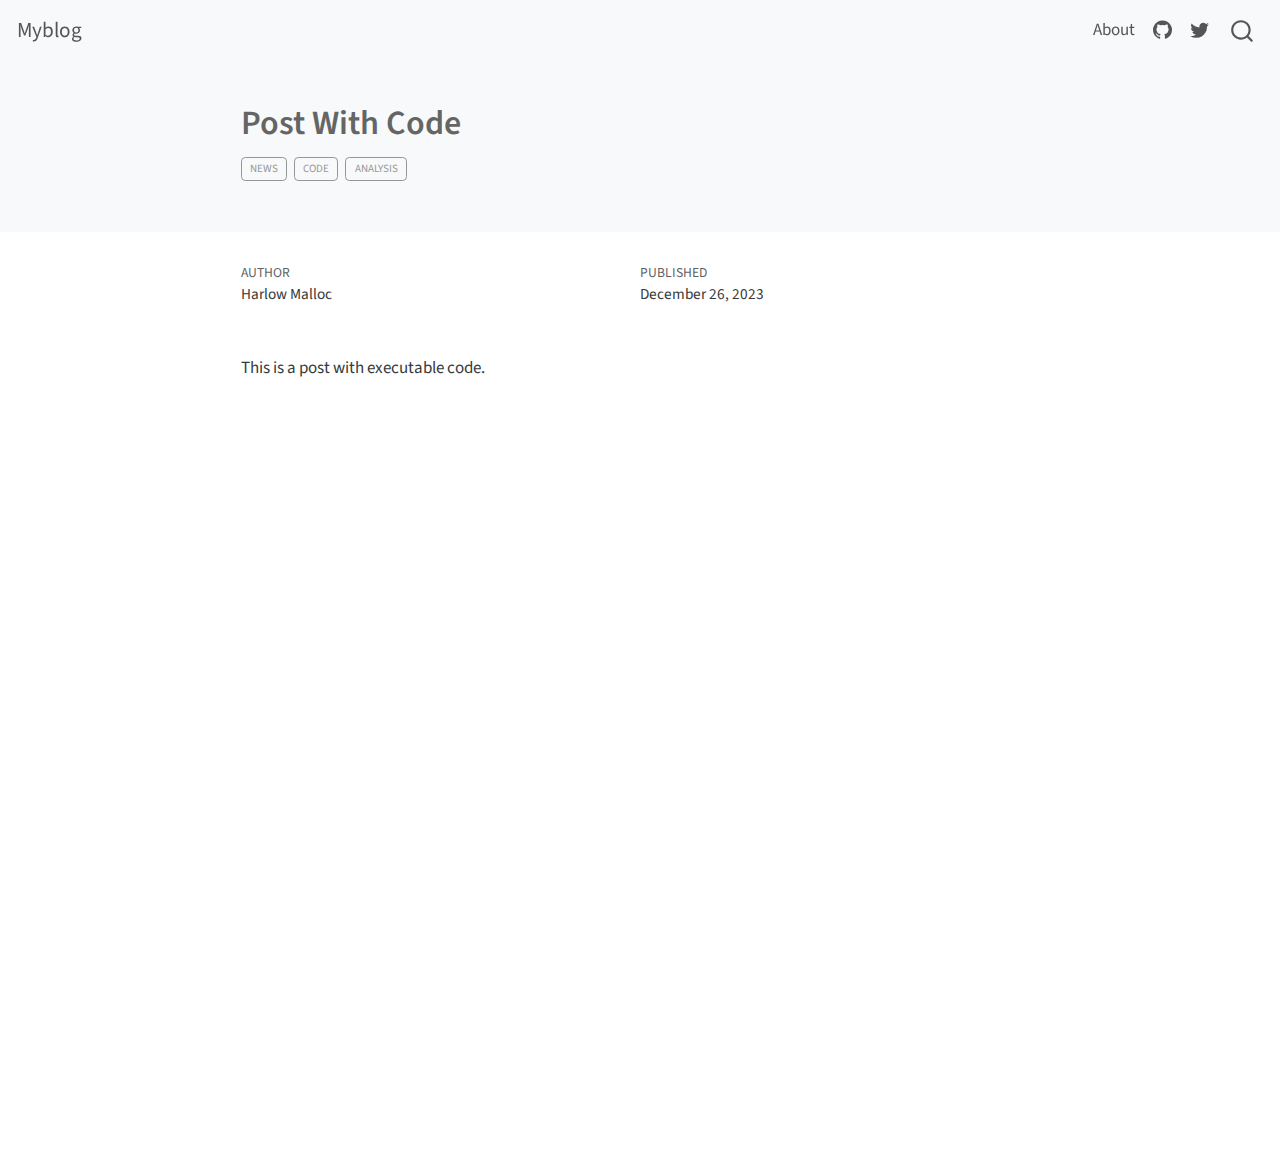
<file: posts/post-with-code/index.html>
<!DOCTYPE html>
<html xmlns="http://www.w3.org/1999/xhtml" lang="en" xml:lang="en"><head>

<meta charset="utf-8">
<meta name="generator" content="quarto-1.3.450">

<meta name="viewport" content="width=device-width, initial-scale=1.0, user-scalable=yes">

<meta name="author" content="Harlow Malloc">
<meta name="dcterms.date" content="2023-12-26">

<title>Myblog - Post With Code</title>
<style>
code{white-space: pre-wrap;}
span.smallcaps{font-variant: small-caps;}
div.columns{display: flex; gap: min(4vw, 1.5em);}
div.column{flex: auto; overflow-x: auto;}
div.hanging-indent{margin-left: 1.5em; text-indent: -1.5em;}
ul.task-list{list-style: none;}
ul.task-list li input[type="checkbox"] {
  width: 0.8em;
  margin: 0 0.8em 0.2em -1em; /* quarto-specific, see https://github.com/quarto-dev/quarto-cli/issues/4556 */ 
  vertical-align: middle;
}
</style>


<script src="../../site_libs/quarto-nav/quarto-nav.js"></script>
<script src="../../site_libs/quarto-nav/headroom.min.js"></script>
<script src="../../site_libs/clipboard/clipboard.min.js"></script>
<script src="../../site_libs/quarto-search/autocomplete.umd.js"></script>
<script src="../../site_libs/quarto-search/fuse.min.js"></script>
<script src="../../site_libs/quarto-search/quarto-search.js"></script>
<meta name="quarto:offset" content="../../">
<script src="../../site_libs/quarto-html/quarto.js"></script>
<script src="../../site_libs/quarto-html/popper.min.js"></script>
<script src="../../site_libs/quarto-html/tippy.umd.min.js"></script>
<script src="../../site_libs/quarto-html/anchor.min.js"></script>
<link href="../../site_libs/quarto-html/tippy.css" rel="stylesheet">
<link href="../../site_libs/quarto-html/quarto-syntax-highlighting.css" rel="stylesheet" id="quarto-text-highlighting-styles">
<script src="../../site_libs/bootstrap/bootstrap.min.js"></script>
<link href="../../site_libs/bootstrap/bootstrap-icons.css" rel="stylesheet">
<link href="../../site_libs/bootstrap/bootstrap.min.css" rel="stylesheet" id="quarto-bootstrap" data-mode="light">
<script id="quarto-search-options" type="application/json">{
  "location": "navbar",
  "copy-button": false,
  "collapse-after": 3,
  "panel-placement": "end",
  "type": "overlay",
  "limit": 20,
  "language": {
    "search-no-results-text": "No results",
    "search-matching-documents-text": "matching documents",
    "search-copy-link-title": "Copy link to search",
    "search-hide-matches-text": "Hide additional matches",
    "search-more-match-text": "more match in this document",
    "search-more-matches-text": "more matches in this document",
    "search-clear-button-title": "Clear",
    "search-detached-cancel-button-title": "Cancel",
    "search-submit-button-title": "Submit",
    "search-label": "Search"
  }
}</script>


<link rel="stylesheet" href="../../styles.css">
</head>

<body class="nav-fixed fullcontent">

<div id="quarto-search-results"></div>
  <header id="quarto-header" class="headroom fixed-top">
    <nav class="navbar navbar-expand-lg navbar-dark ">
      <div class="navbar-container container-fluid">
      <div class="navbar-brand-container">
    <a class="navbar-brand" href="../../index.html">
    <span class="navbar-title">Myblog</span>
    </a>
  </div>
            <div id="quarto-search" class="" title="Search"></div>
          <button class="navbar-toggler" type="button" data-bs-toggle="collapse" data-bs-target="#navbarCollapse" aria-controls="navbarCollapse" aria-expanded="false" aria-label="Toggle navigation" onclick="if (window.quartoToggleHeadroom) { window.quartoToggleHeadroom(); }">
  <span class="navbar-toggler-icon"></span>
</button>
          <div class="collapse navbar-collapse" id="navbarCollapse">
            <ul class="navbar-nav navbar-nav-scroll ms-auto">
  <li class="nav-item">
    <a class="nav-link" href="../../about.html" rel="" target="">
 <span class="menu-text">About</span></a>
  </li>  
  <li class="nav-item compact">
    <a class="nav-link" href="https://github.com/" rel="" target=""><i class="bi bi-github" role="img">
</i> 
 <span class="menu-text"></span></a>
  </li>  
  <li class="nav-item compact">
    <a class="nav-link" href="https://twitter.com" rel="" target=""><i class="bi bi-twitter" role="img">
</i> 
 <span class="menu-text"></span></a>
  </li>  
</ul>
            <div class="quarto-navbar-tools">
</div>
          </div> <!-- /navcollapse -->
      </div> <!-- /container-fluid -->
    </nav>
</header>
<!-- content -->
<header id="title-block-header" class="quarto-title-block default page-columns page-full">
  <div class="quarto-title-banner page-columns page-full">
    <div class="quarto-title column-body">
      <h1 class="title">Post With Code</h1>
                                <div class="quarto-categories">
                <div class="quarto-category">news</div>
                <div class="quarto-category">code</div>
                <div class="quarto-category">analysis</div>
              </div>
                  </div>
  </div>
    
  
  <div class="quarto-title-meta">

      <div>
      <div class="quarto-title-meta-heading">Author</div>
      <div class="quarto-title-meta-contents">
               <p>Harlow Malloc </p>
            </div>
    </div>
      
      <div>
      <div class="quarto-title-meta-heading">Published</div>
      <div class="quarto-title-meta-contents">
        <p class="date">December 26, 2023</p>
      </div>
    </div>
    
      
    </div>
    
  
  </header><div id="quarto-content" class="quarto-container page-columns page-rows-contents page-layout-article page-navbar">
<!-- sidebar -->
<!-- margin-sidebar -->
    
<!-- main -->
<main class="content quarto-banner-title-block" id="quarto-document-content">




<p>This is a post with executable code.</p>



</main> <!-- /main -->
<script id="quarto-html-after-body" type="application/javascript">
window.document.addEventListener("DOMContentLoaded", function (event) {
  const toggleBodyColorMode = (bsSheetEl) => {
    const mode = bsSheetEl.getAttribute("data-mode");
    const bodyEl = window.document.querySelector("body");
    if (mode === "dark") {
      bodyEl.classList.add("quarto-dark");
      bodyEl.classList.remove("quarto-light");
    } else {
      bodyEl.classList.add("quarto-light");
      bodyEl.classList.remove("quarto-dark");
    }
  }
  const toggleBodyColorPrimary = () => {
    const bsSheetEl = window.document.querySelector("link#quarto-bootstrap");
    if (bsSheetEl) {
      toggleBodyColorMode(bsSheetEl);
    }
  }
  toggleBodyColorPrimary();  
  const icon = "";
  const anchorJS = new window.AnchorJS();
  anchorJS.options = {
    placement: 'right',
    icon: icon
  };
  anchorJS.add('.anchored');
  const isCodeAnnotation = (el) => {
    for (const clz of el.classList) {
      if (clz.startsWith('code-annotation-')) {                     
        return true;
      }
    }
    return false;
  }
  const clipboard = new window.ClipboardJS('.code-copy-button', {
    text: function(trigger) {
      const codeEl = trigger.previousElementSibling.cloneNode(true);
      for (const childEl of codeEl.children) {
        if (isCodeAnnotation(childEl)) {
          childEl.remove();
        }
      }
      return codeEl.innerText;
    }
  });
  clipboard.on('success', function(e) {
    // button target
    const button = e.trigger;
    // don't keep focus
    button.blur();
    // flash "checked"
    button.classList.add('code-copy-button-checked');
    var currentTitle = button.getAttribute("title");
    button.setAttribute("title", "Copied!");
    let tooltip;
    if (window.bootstrap) {
      button.setAttribute("data-bs-toggle", "tooltip");
      button.setAttribute("data-bs-placement", "left");
      button.setAttribute("data-bs-title", "Copied!");
      tooltip = new bootstrap.Tooltip(button, 
        { trigger: "manual", 
          customClass: "code-copy-button-tooltip",
          offset: [0, -8]});
      tooltip.show();    
    }
    setTimeout(function() {
      if (tooltip) {
        tooltip.hide();
        button.removeAttribute("data-bs-title");
        button.removeAttribute("data-bs-toggle");
        button.removeAttribute("data-bs-placement");
      }
      button.setAttribute("title", currentTitle);
      button.classList.remove('code-copy-button-checked');
    }, 1000);
    // clear code selection
    e.clearSelection();
  });
  function tippyHover(el, contentFn) {
    const config = {
      allowHTML: true,
      content: contentFn,
      maxWidth: 500,
      delay: 100,
      arrow: false,
      appendTo: function(el) {
          return el.parentElement;
      },
      interactive: true,
      interactiveBorder: 10,
      theme: 'quarto',
      placement: 'bottom-start'
    };
    window.tippy(el, config); 
  }
  const noterefs = window.document.querySelectorAll('a[role="doc-noteref"]');
  for (var i=0; i<noterefs.length; i++) {
    const ref = noterefs[i];
    tippyHover(ref, function() {
      // use id or data attribute instead here
      let href = ref.getAttribute('data-footnote-href') || ref.getAttribute('href');
      try { href = new URL(href).hash; } catch {}
      const id = href.replace(/^#\/?/, "");
      const note = window.document.getElementById(id);
      return note.innerHTML;
    });
  }
      let selectedAnnoteEl;
      const selectorForAnnotation = ( cell, annotation) => {
        let cellAttr = 'data-code-cell="' + cell + '"';
        let lineAttr = 'data-code-annotation="' +  annotation + '"';
        const selector = 'span[' + cellAttr + '][' + lineAttr + ']';
        return selector;
      }
      const selectCodeLines = (annoteEl) => {
        const doc = window.document;
        const targetCell = annoteEl.getAttribute("data-target-cell");
        const targetAnnotation = annoteEl.getAttribute("data-target-annotation");
        const annoteSpan = window.document.querySelector(selectorForAnnotation(targetCell, targetAnnotation));
        const lines = annoteSpan.getAttribute("data-code-lines").split(",");
        const lineIds = lines.map((line) => {
          return targetCell + "-" + line;
        })
        let top = null;
        let height = null;
        let parent = null;
        if (lineIds.length > 0) {
            //compute the position of the single el (top and bottom and make a div)
            const el = window.document.getElementById(lineIds[0]);
            top = el.offsetTop;
            height = el.offsetHeight;
            parent = el.parentElement.parentElement;
          if (lineIds.length > 1) {
            const lastEl = window.document.getElementById(lineIds[lineIds.length - 1]);
            const bottom = lastEl.offsetTop + lastEl.offsetHeight;
            height = bottom - top;
          }
          if (top !== null && height !== null && parent !== null) {
            // cook up a div (if necessary) and position it 
            let div = window.document.getElementById("code-annotation-line-highlight");
            if (div === null) {
              div = window.document.createElement("div");
              div.setAttribute("id", "code-annotation-line-highlight");
              div.style.position = 'absolute';
              parent.appendChild(div);
            }
            div.style.top = top - 2 + "px";
            div.style.height = height + 4 + "px";
            let gutterDiv = window.document.getElementById("code-annotation-line-highlight-gutter");
            if (gutterDiv === null) {
              gutterDiv = window.document.createElement("div");
              gutterDiv.setAttribute("id", "code-annotation-line-highlight-gutter");
              gutterDiv.style.position = 'absolute';
              const codeCell = window.document.getElementById(targetCell);
              const gutter = codeCell.querySelector('.code-annotation-gutter');
              gutter.appendChild(gutterDiv);
            }
            gutterDiv.style.top = top - 2 + "px";
            gutterDiv.style.height = height + 4 + "px";
          }
          selectedAnnoteEl = annoteEl;
        }
      };
      const unselectCodeLines = () => {
        const elementsIds = ["code-annotation-line-highlight", "code-annotation-line-highlight-gutter"];
        elementsIds.forEach((elId) => {
          const div = window.document.getElementById(elId);
          if (div) {
            div.remove();
          }
        });
        selectedAnnoteEl = undefined;
      };
      // Attach click handler to the DT
      const annoteDls = window.document.querySelectorAll('dt[data-target-cell]');
      for (const annoteDlNode of annoteDls) {
        annoteDlNode.addEventListener('click', (event) => {
          const clickedEl = event.target;
          if (clickedEl !== selectedAnnoteEl) {
            unselectCodeLines();
            const activeEl = window.document.querySelector('dt[data-target-cell].code-annotation-active');
            if (activeEl) {
              activeEl.classList.remove('code-annotation-active');
            }
            selectCodeLines(clickedEl);
            clickedEl.classList.add('code-annotation-active');
          } else {
            // Unselect the line
            unselectCodeLines();
            clickedEl.classList.remove('code-annotation-active');
          }
        });
      }
  const findCites = (el) => {
    const parentEl = el.parentElement;
    if (parentEl) {
      const cites = parentEl.dataset.cites;
      if (cites) {
        return {
          el,
          cites: cites.split(' ')
        };
      } else {
        return findCites(el.parentElement)
      }
    } else {
      return undefined;
    }
  };
  var bibliorefs = window.document.querySelectorAll('a[role="doc-biblioref"]');
  for (var i=0; i<bibliorefs.length; i++) {
    const ref = bibliorefs[i];
    const citeInfo = findCites(ref);
    if (citeInfo) {
      tippyHover(citeInfo.el, function() {
        var popup = window.document.createElement('div');
        citeInfo.cites.forEach(function(cite) {
          var citeDiv = window.document.createElement('div');
          citeDiv.classList.add('hanging-indent');
          citeDiv.classList.add('csl-entry');
          var biblioDiv = window.document.getElementById('ref-' + cite);
          if (biblioDiv) {
            citeDiv.innerHTML = biblioDiv.innerHTML;
          }
          popup.appendChild(citeDiv);
        });
        return popup.innerHTML;
      });
    }
  }
});
</script>
</div> <!-- /content -->



</body></html>
</file>
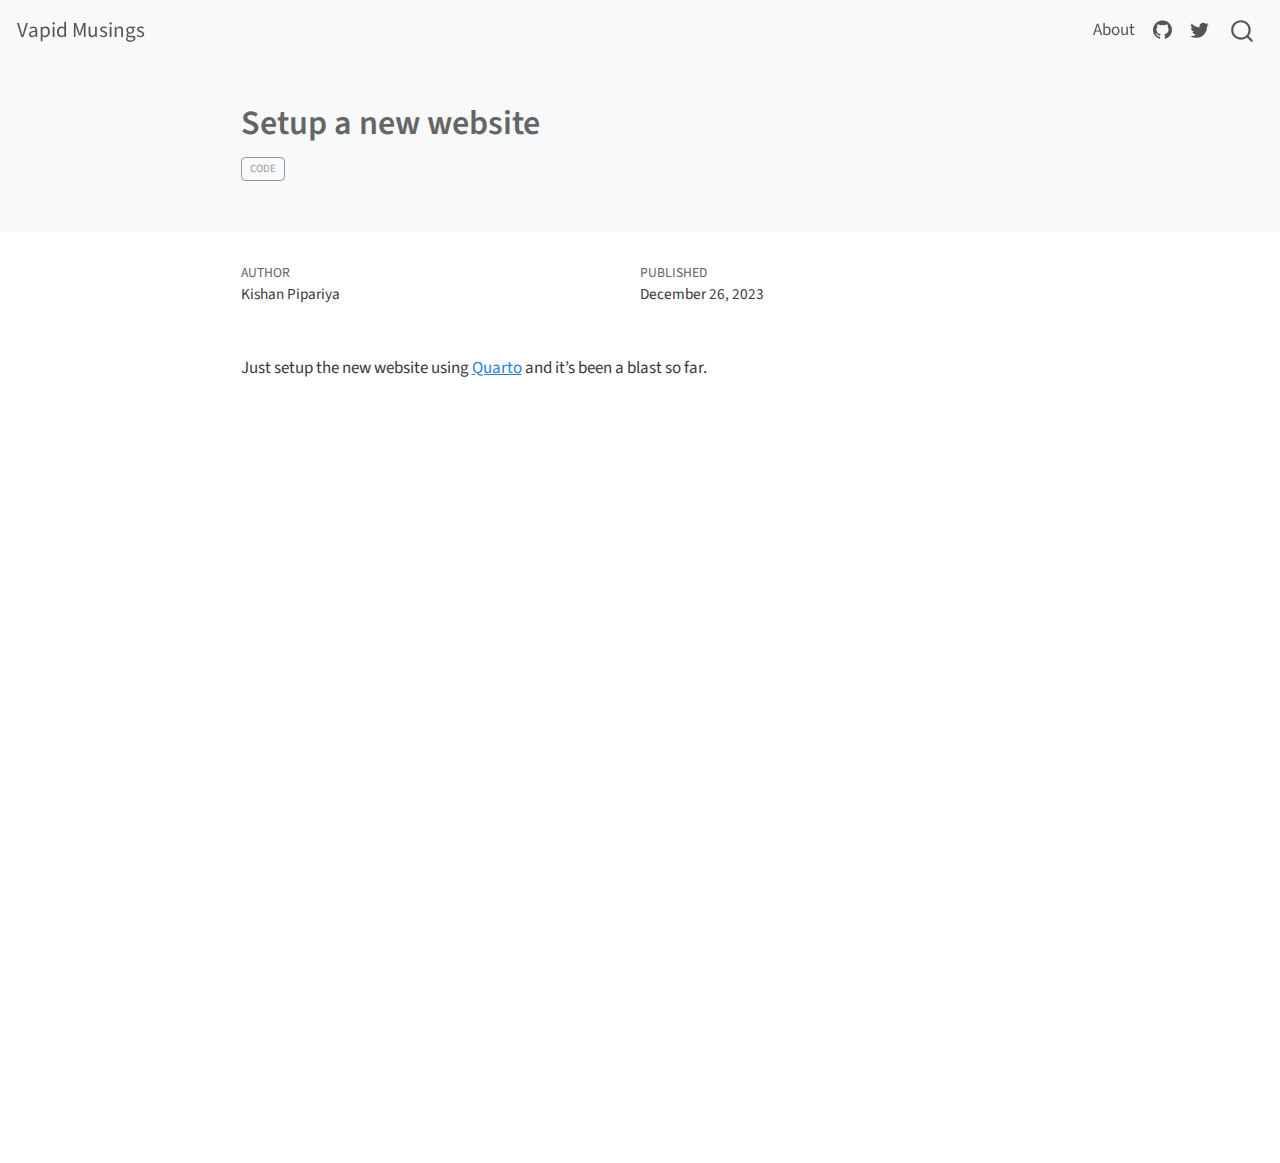
<file: posts/started-using-quarto/index.html>
<!DOCTYPE html>
<html xmlns="http://www.w3.org/1999/xhtml" lang="en" xml:lang="en"><head>

<meta charset="utf-8">
<meta name="generator" content="quarto-1.3.450">

<meta name="viewport" content="width=device-width, initial-scale=1.0, user-scalable=yes">

<meta name="author" content="Kishan Pipariya">
<meta name="dcterms.date" content="2023-12-26">

<title>Vapid Musings - Setup a new website</title>
<style>
code{white-space: pre-wrap;}
span.smallcaps{font-variant: small-caps;}
div.columns{display: flex; gap: min(4vw, 1.5em);}
div.column{flex: auto; overflow-x: auto;}
div.hanging-indent{margin-left: 1.5em; text-indent: -1.5em;}
ul.task-list{list-style: none;}
ul.task-list li input[type="checkbox"] {
  width: 0.8em;
  margin: 0 0.8em 0.2em -1em; /* quarto-specific, see https://github.com/quarto-dev/quarto-cli/issues/4556 */ 
  vertical-align: middle;
}
</style>


<script src="../../site_libs/quarto-nav/quarto-nav.js"></script>
<script src="../../site_libs/quarto-nav/headroom.min.js"></script>
<script src="../../site_libs/clipboard/clipboard.min.js"></script>
<script src="../../site_libs/quarto-search/autocomplete.umd.js"></script>
<script src="../../site_libs/quarto-search/fuse.min.js"></script>
<script src="../../site_libs/quarto-search/quarto-search.js"></script>
<meta name="quarto:offset" content="../../">
<script src="../../site_libs/quarto-html/quarto.js"></script>
<script src="../../site_libs/quarto-html/popper.min.js"></script>
<script src="../../site_libs/quarto-html/tippy.umd.min.js"></script>
<script src="../../site_libs/quarto-html/anchor.min.js"></script>
<link href="../../site_libs/quarto-html/tippy.css" rel="stylesheet">
<link href="../../site_libs/quarto-html/quarto-syntax-highlighting.css" rel="stylesheet" id="quarto-text-highlighting-styles">
<script src="../../site_libs/bootstrap/bootstrap.min.js"></script>
<link href="../../site_libs/bootstrap/bootstrap-icons.css" rel="stylesheet">
<link href="../../site_libs/bootstrap/bootstrap.min.css" rel="stylesheet" id="quarto-bootstrap" data-mode="light">
<script id="quarto-search-options" type="application/json">{
  "location": "navbar",
  "copy-button": false,
  "collapse-after": 3,
  "panel-placement": "end",
  "type": "overlay",
  "limit": 20,
  "language": {
    "search-no-results-text": "No results",
    "search-matching-documents-text": "matching documents",
    "search-copy-link-title": "Copy link to search",
    "search-hide-matches-text": "Hide additional matches",
    "search-more-match-text": "more match in this document",
    "search-more-matches-text": "more matches in this document",
    "search-clear-button-title": "Clear",
    "search-detached-cancel-button-title": "Cancel",
    "search-submit-button-title": "Submit",
    "search-label": "Search"
  }
}</script>


<link rel="stylesheet" href="../../styles.css">
</head>

<body class="nav-fixed fullcontent">

<div id="quarto-search-results"></div>
  <header id="quarto-header" class="headroom fixed-top">
    <nav class="navbar navbar-expand-lg navbar-dark ">
      <div class="navbar-container container-fluid">
      <div class="navbar-brand-container">
    <a class="navbar-brand" href="../../index.html">
    <span class="navbar-title">Vapid Musings</span>
    </a>
  </div>
            <div id="quarto-search" class="" title="Search"></div>
          <button class="navbar-toggler" type="button" data-bs-toggle="collapse" data-bs-target="#navbarCollapse" aria-controls="navbarCollapse" aria-expanded="false" aria-label="Toggle navigation" onclick="if (window.quartoToggleHeadroom) { window.quartoToggleHeadroom(); }">
  <span class="navbar-toggler-icon"></span>
</button>
          <div class="collapse navbar-collapse" id="navbarCollapse">
            <ul class="navbar-nav navbar-nav-scroll ms-auto">
  <li class="nav-item">
    <a class="nav-link" href="../../about.html" rel="" target="">
 <span class="menu-text">About</span></a>
  </li>  
  <li class="nav-item compact">
    <a class="nav-link" href="https://github.com/KishanPipariya/" rel="" target=""><i class="bi bi-github" role="img">
</i> 
 <span class="menu-text"></span></a>
  </li>  
  <li class="nav-item compact">
    <a class="nav-link" href="https://twitter.com" rel="" target=""><i class="bi bi-twitter" role="img">
</i> 
 <span class="menu-text"></span></a>
  </li>  
</ul>
            <div class="quarto-navbar-tools">
</div>
          </div> <!-- /navcollapse -->
      </div> <!-- /container-fluid -->
    </nav>
</header>
<!-- content -->
<header id="title-block-header" class="quarto-title-block default page-columns page-full">
  <div class="quarto-title-banner page-columns page-full">
    <div class="quarto-title column-body">
      <h1 class="title">Setup a new website</h1>
                                <div class="quarto-categories">
                <div class="quarto-category">code</div>
              </div>
                  </div>
  </div>
    
  
  <div class="quarto-title-meta">

      <div>
      <div class="quarto-title-meta-heading">Author</div>
      <div class="quarto-title-meta-contents">
               <p>Kishan Pipariya </p>
            </div>
    </div>
      
      <div>
      <div class="quarto-title-meta-heading">Published</div>
      <div class="quarto-title-meta-contents">
        <p class="date">December 26, 2023</p>
      </div>
    </div>
    
      
    </div>
    
  
  </header><div id="quarto-content" class="quarto-container page-columns page-rows-contents page-layout-article page-navbar">
<!-- sidebar -->
<!-- margin-sidebar -->
    
<!-- main -->
<main class="content quarto-banner-title-block" id="quarto-document-content">




<p>Just setup the new website using <a href="https://quarto.org/">Quarto</a> and it’s been a blast so far.</p>



</main> <!-- /main -->
<script id="quarto-html-after-body" type="application/javascript">
window.document.addEventListener("DOMContentLoaded", function (event) {
  const toggleBodyColorMode = (bsSheetEl) => {
    const mode = bsSheetEl.getAttribute("data-mode");
    const bodyEl = window.document.querySelector("body");
    if (mode === "dark") {
      bodyEl.classList.add("quarto-dark");
      bodyEl.classList.remove("quarto-light");
    } else {
      bodyEl.classList.add("quarto-light");
      bodyEl.classList.remove("quarto-dark");
    }
  }
  const toggleBodyColorPrimary = () => {
    const bsSheetEl = window.document.querySelector("link#quarto-bootstrap");
    if (bsSheetEl) {
      toggleBodyColorMode(bsSheetEl);
    }
  }
  toggleBodyColorPrimary();  
  const icon = "";
  const anchorJS = new window.AnchorJS();
  anchorJS.options = {
    placement: 'right',
    icon: icon
  };
  anchorJS.add('.anchored');
  const isCodeAnnotation = (el) => {
    for (const clz of el.classList) {
      if (clz.startsWith('code-annotation-')) {                     
        return true;
      }
    }
    return false;
  }
  const clipboard = new window.ClipboardJS('.code-copy-button', {
    text: function(trigger) {
      const codeEl = trigger.previousElementSibling.cloneNode(true);
      for (const childEl of codeEl.children) {
        if (isCodeAnnotation(childEl)) {
          childEl.remove();
        }
      }
      return codeEl.innerText;
    }
  });
  clipboard.on('success', function(e) {
    // button target
    const button = e.trigger;
    // don't keep focus
    button.blur();
    // flash "checked"
    button.classList.add('code-copy-button-checked');
    var currentTitle = button.getAttribute("title");
    button.setAttribute("title", "Copied!");
    let tooltip;
    if (window.bootstrap) {
      button.setAttribute("data-bs-toggle", "tooltip");
      button.setAttribute("data-bs-placement", "left");
      button.setAttribute("data-bs-title", "Copied!");
      tooltip = new bootstrap.Tooltip(button, 
        { trigger: "manual", 
          customClass: "code-copy-button-tooltip",
          offset: [0, -8]});
      tooltip.show();    
    }
    setTimeout(function() {
      if (tooltip) {
        tooltip.hide();
        button.removeAttribute("data-bs-title");
        button.removeAttribute("data-bs-toggle");
        button.removeAttribute("data-bs-placement");
      }
      button.setAttribute("title", currentTitle);
      button.classList.remove('code-copy-button-checked');
    }, 1000);
    // clear code selection
    e.clearSelection();
  });
  function tippyHover(el, contentFn) {
    const config = {
      allowHTML: true,
      content: contentFn,
      maxWidth: 500,
      delay: 100,
      arrow: false,
      appendTo: function(el) {
          return el.parentElement;
      },
      interactive: true,
      interactiveBorder: 10,
      theme: 'quarto',
      placement: 'bottom-start'
    };
    window.tippy(el, config); 
  }
  const noterefs = window.document.querySelectorAll('a[role="doc-noteref"]');
  for (var i=0; i<noterefs.length; i++) {
    const ref = noterefs[i];
    tippyHover(ref, function() {
      // use id or data attribute instead here
      let href = ref.getAttribute('data-footnote-href') || ref.getAttribute('href');
      try { href = new URL(href).hash; } catch {}
      const id = href.replace(/^#\/?/, "");
      const note = window.document.getElementById(id);
      return note.innerHTML;
    });
  }
      let selectedAnnoteEl;
      const selectorForAnnotation = ( cell, annotation) => {
        let cellAttr = 'data-code-cell="' + cell + '"';
        let lineAttr = 'data-code-annotation="' +  annotation + '"';
        const selector = 'span[' + cellAttr + '][' + lineAttr + ']';
        return selector;
      }
      const selectCodeLines = (annoteEl) => {
        const doc = window.document;
        const targetCell = annoteEl.getAttribute("data-target-cell");
        const targetAnnotation = annoteEl.getAttribute("data-target-annotation");
        const annoteSpan = window.document.querySelector(selectorForAnnotation(targetCell, targetAnnotation));
        const lines = annoteSpan.getAttribute("data-code-lines").split(",");
        const lineIds = lines.map((line) => {
          return targetCell + "-" + line;
        })
        let top = null;
        let height = null;
        let parent = null;
        if (lineIds.length > 0) {
            //compute the position of the single el (top and bottom and make a div)
            const el = window.document.getElementById(lineIds[0]);
            top = el.offsetTop;
            height = el.offsetHeight;
            parent = el.parentElement.parentElement;
          if (lineIds.length > 1) {
            const lastEl = window.document.getElementById(lineIds[lineIds.length - 1]);
            const bottom = lastEl.offsetTop + lastEl.offsetHeight;
            height = bottom - top;
          }
          if (top !== null && height !== null && parent !== null) {
            // cook up a div (if necessary) and position it 
            let div = window.document.getElementById("code-annotation-line-highlight");
            if (div === null) {
              div = window.document.createElement("div");
              div.setAttribute("id", "code-annotation-line-highlight");
              div.style.position = 'absolute';
              parent.appendChild(div);
            }
            div.style.top = top - 2 + "px";
            div.style.height = height + 4 + "px";
            let gutterDiv = window.document.getElementById("code-annotation-line-highlight-gutter");
            if (gutterDiv === null) {
              gutterDiv = window.document.createElement("div");
              gutterDiv.setAttribute("id", "code-annotation-line-highlight-gutter");
              gutterDiv.style.position = 'absolute';
              const codeCell = window.document.getElementById(targetCell);
              const gutter = codeCell.querySelector('.code-annotation-gutter');
              gutter.appendChild(gutterDiv);
            }
            gutterDiv.style.top = top - 2 + "px";
            gutterDiv.style.height = height + 4 + "px";
          }
          selectedAnnoteEl = annoteEl;
        }
      };
      const unselectCodeLines = () => {
        const elementsIds = ["code-annotation-line-highlight", "code-annotation-line-highlight-gutter"];
        elementsIds.forEach((elId) => {
          const div = window.document.getElementById(elId);
          if (div) {
            div.remove();
          }
        });
        selectedAnnoteEl = undefined;
      };
      // Attach click handler to the DT
      const annoteDls = window.document.querySelectorAll('dt[data-target-cell]');
      for (const annoteDlNode of annoteDls) {
        annoteDlNode.addEventListener('click', (event) => {
          const clickedEl = event.target;
          if (clickedEl !== selectedAnnoteEl) {
            unselectCodeLines();
            const activeEl = window.document.querySelector('dt[data-target-cell].code-annotation-active');
            if (activeEl) {
              activeEl.classList.remove('code-annotation-active');
            }
            selectCodeLines(clickedEl);
            clickedEl.classList.add('code-annotation-active');
          } else {
            // Unselect the line
            unselectCodeLines();
            clickedEl.classList.remove('code-annotation-active');
          }
        });
      }
  const findCites = (el) => {
    const parentEl = el.parentElement;
    if (parentEl) {
      const cites = parentEl.dataset.cites;
      if (cites) {
        return {
          el,
          cites: cites.split(' ')
        };
      } else {
        return findCites(el.parentElement)
      }
    } else {
      return undefined;
    }
  };
  var bibliorefs = window.document.querySelectorAll('a[role="doc-biblioref"]');
  for (var i=0; i<bibliorefs.length; i++) {
    const ref = bibliorefs[i];
    const citeInfo = findCites(ref);
    if (citeInfo) {
      tippyHover(citeInfo.el, function() {
        var popup = window.document.createElement('div');
        citeInfo.cites.forEach(function(cite) {
          var citeDiv = window.document.createElement('div');
          citeDiv.classList.add('hanging-indent');
          citeDiv.classList.add('csl-entry');
          var biblioDiv = window.document.getElementById('ref-' + cite);
          if (biblioDiv) {
            citeDiv.innerHTML = biblioDiv.innerHTML;
          }
          popup.appendChild(citeDiv);
        });
        return popup.innerHTML;
      });
    }
  }
    var localhostRegex = new RegExp(/^(?:http|https):\/\/localhost\:?[0-9]*\//);
      var filterRegex = new RegExp("https:\/\/KishanPipariya\.github\.io\/");
    var isInternal = (href) => {
        return filterRegex.test(href) || localhostRegex.test(href);
    }
    // Inspect non-navigation links and adorn them if external
 	var links = window.document.querySelectorAll('a[href]:not(.nav-link):not(.navbar-brand):not(.toc-action):not(.sidebar-link):not(.sidebar-item-toggle):not(.pagination-link):not(.no-external):not([aria-hidden]):not(.dropdown-item)');
    for (var i=0; i<links.length; i++) {
      const link = links[i];
      if (!isInternal(link.href)) {
          // target, if specified
          link.setAttribute("target", "_blank");
      }
    }
});
</script>
</div> <!-- /content -->



</body></html>
</file>
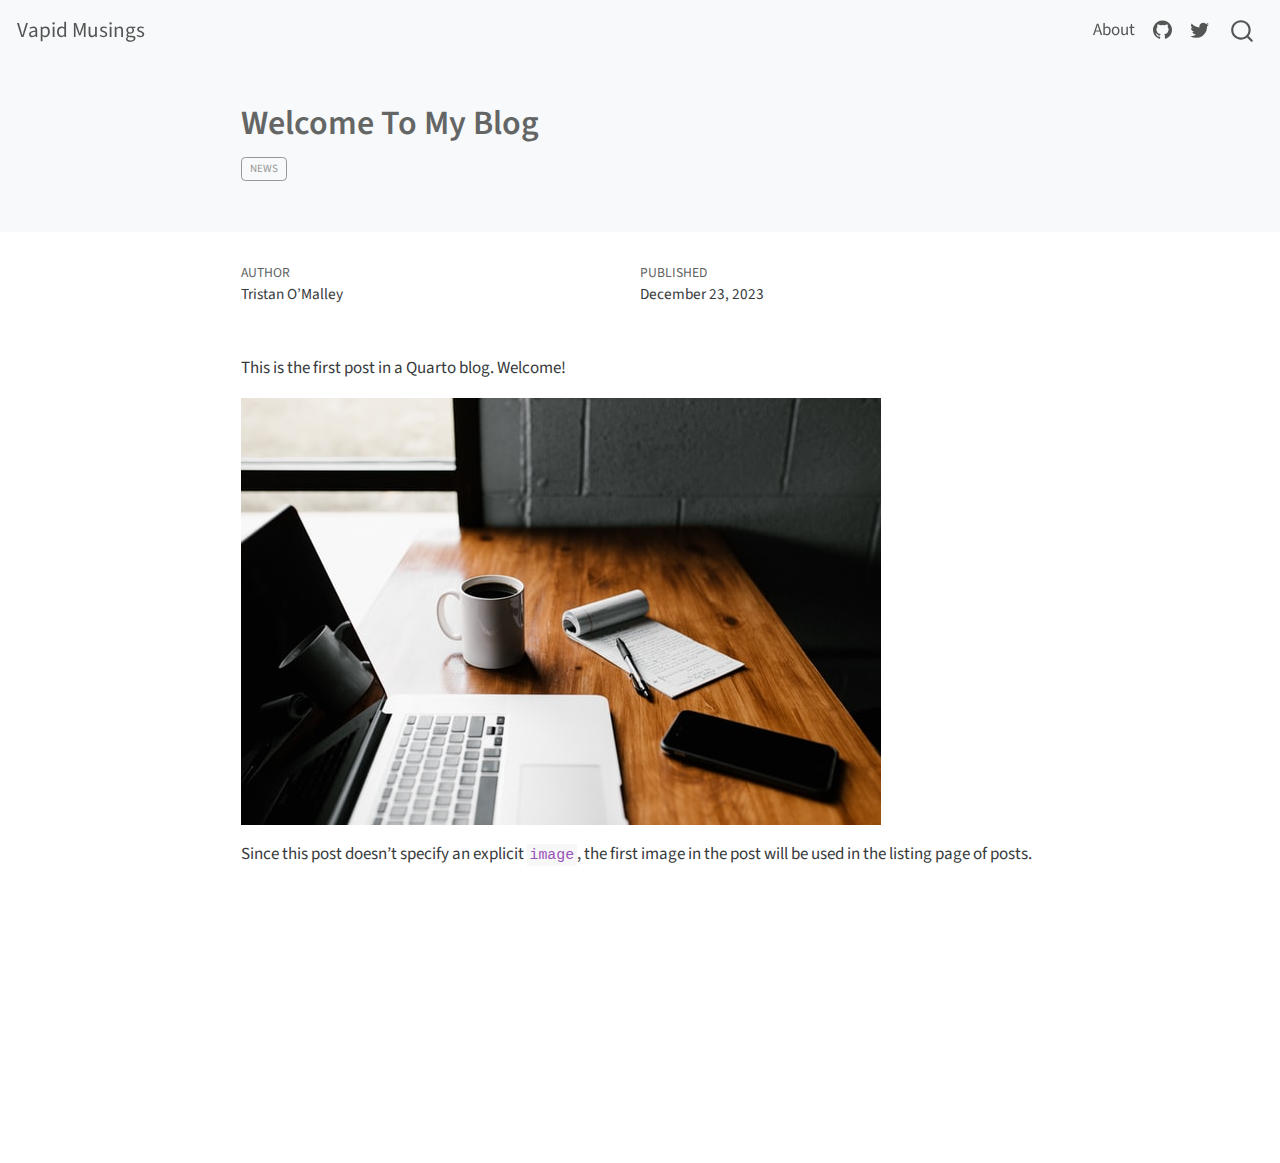
<file: posts/welcome/index.html>
<!DOCTYPE html>
<html xmlns="http://www.w3.org/1999/xhtml" lang="en" xml:lang="en"><head>

<meta charset="utf-8">
<meta name="generator" content="quarto-1.3.450">

<meta name="viewport" content="width=device-width, initial-scale=1.0, user-scalable=yes">

<meta name="author" content="Tristan O’Malley">
<meta name="dcterms.date" content="2023-12-23">

<title>Vapid Musings - Welcome To My Blog</title>
<style>
code{white-space: pre-wrap;}
span.smallcaps{font-variant: small-caps;}
div.columns{display: flex; gap: min(4vw, 1.5em);}
div.column{flex: auto; overflow-x: auto;}
div.hanging-indent{margin-left: 1.5em; text-indent: -1.5em;}
ul.task-list{list-style: none;}
ul.task-list li input[type="checkbox"] {
  width: 0.8em;
  margin: 0 0.8em 0.2em -1em; /* quarto-specific, see https://github.com/quarto-dev/quarto-cli/issues/4556 */ 
  vertical-align: middle;
}
</style>


<script src="../../site_libs/quarto-nav/quarto-nav.js"></script>
<script src="../../site_libs/quarto-nav/headroom.min.js"></script>
<script src="../../site_libs/clipboard/clipboard.min.js"></script>
<script src="../../site_libs/quarto-search/autocomplete.umd.js"></script>
<script src="../../site_libs/quarto-search/fuse.min.js"></script>
<script src="../../site_libs/quarto-search/quarto-search.js"></script>
<meta name="quarto:offset" content="../../">
<script src="../../site_libs/quarto-html/quarto.js"></script>
<script src="../../site_libs/quarto-html/popper.min.js"></script>
<script src="../../site_libs/quarto-html/tippy.umd.min.js"></script>
<script src="../../site_libs/quarto-html/anchor.min.js"></script>
<link href="../../site_libs/quarto-html/tippy.css" rel="stylesheet">
<link href="../../site_libs/quarto-html/quarto-syntax-highlighting.css" rel="stylesheet" id="quarto-text-highlighting-styles">
<script src="../../site_libs/bootstrap/bootstrap.min.js"></script>
<link href="../../site_libs/bootstrap/bootstrap-icons.css" rel="stylesheet">
<link href="../../site_libs/bootstrap/bootstrap.min.css" rel="stylesheet" id="quarto-bootstrap" data-mode="light">
<script id="quarto-search-options" type="application/json">{
  "location": "navbar",
  "copy-button": false,
  "collapse-after": 3,
  "panel-placement": "end",
  "type": "overlay",
  "limit": 20,
  "language": {
    "search-no-results-text": "No results",
    "search-matching-documents-text": "matching documents",
    "search-copy-link-title": "Copy link to search",
    "search-hide-matches-text": "Hide additional matches",
    "search-more-match-text": "more match in this document",
    "search-more-matches-text": "more matches in this document",
    "search-clear-button-title": "Clear",
    "search-detached-cancel-button-title": "Cancel",
    "search-submit-button-title": "Submit",
    "search-label": "Search"
  }
}</script>


<link rel="stylesheet" href="../../styles.css">
</head>

<body class="nav-fixed fullcontent">

<div id="quarto-search-results"></div>
  <header id="quarto-header" class="headroom fixed-top">
    <nav class="navbar navbar-expand-lg navbar-dark ">
      <div class="navbar-container container-fluid">
      <div class="navbar-brand-container">
    <a class="navbar-brand" href="../../index.html">
    <span class="navbar-title">Vapid Musings</span>
    </a>
  </div>
            <div id="quarto-search" class="" title="Search"></div>
          <button class="navbar-toggler" type="button" data-bs-toggle="collapse" data-bs-target="#navbarCollapse" aria-controls="navbarCollapse" aria-expanded="false" aria-label="Toggle navigation" onclick="if (window.quartoToggleHeadroom) { window.quartoToggleHeadroom(); }">
  <span class="navbar-toggler-icon"></span>
</button>
          <div class="collapse navbar-collapse" id="navbarCollapse">
            <ul class="navbar-nav navbar-nav-scroll ms-auto">
  <li class="nav-item">
    <a class="nav-link" href="../../about.html" rel="" target="">
 <span class="menu-text">About</span></a>
  </li>  
  <li class="nav-item compact">
    <a class="nav-link" href="https://github.com/KishanPipariya/" rel="" target=""><i class="bi bi-github" role="img">
</i> 
 <span class="menu-text"></span></a>
  </li>  
  <li class="nav-item compact">
    <a class="nav-link" href="https://twitter.com" rel="" target=""><i class="bi bi-twitter" role="img">
</i> 
 <span class="menu-text"></span></a>
  </li>  
</ul>
            <div class="quarto-navbar-tools">
</div>
          </div> <!-- /navcollapse -->
      </div> <!-- /container-fluid -->
    </nav>
</header>
<!-- content -->
<header id="title-block-header" class="quarto-title-block default page-columns page-full">
  <div class="quarto-title-banner page-columns page-full">
    <div class="quarto-title column-body">
      <h1 class="title">Welcome To My Blog</h1>
                                <div class="quarto-categories">
                <div class="quarto-category">news</div>
              </div>
                  </div>
  </div>
    
  
  <div class="quarto-title-meta">

      <div>
      <div class="quarto-title-meta-heading">Author</div>
      <div class="quarto-title-meta-contents">
               <p>Tristan O’Malley </p>
            </div>
    </div>
      
      <div>
      <div class="quarto-title-meta-heading">Published</div>
      <div class="quarto-title-meta-contents">
        <p class="date">December 23, 2023</p>
      </div>
    </div>
    
      
    </div>
    
  
  </header><div id="quarto-content" class="quarto-container page-columns page-rows-contents page-layout-article page-navbar">
<!-- sidebar -->
<!-- margin-sidebar -->
    
<!-- main -->
<main class="content quarto-banner-title-block" id="quarto-document-content">




<p>This is the first post in a Quarto blog. Welcome!</p>
<p><img src="thumbnail.jpg" class="img-fluid"></p>
<p>Since this post doesn’t specify an explicit <code>image</code>, the first image in the post will be used in the listing page of posts.</p>



</main> <!-- /main -->
<script id="quarto-html-after-body" type="application/javascript">
window.document.addEventListener("DOMContentLoaded", function (event) {
  const toggleBodyColorMode = (bsSheetEl) => {
    const mode = bsSheetEl.getAttribute("data-mode");
    const bodyEl = window.document.querySelector("body");
    if (mode === "dark") {
      bodyEl.classList.add("quarto-dark");
      bodyEl.classList.remove("quarto-light");
    } else {
      bodyEl.classList.add("quarto-light");
      bodyEl.classList.remove("quarto-dark");
    }
  }
  const toggleBodyColorPrimary = () => {
    const bsSheetEl = window.document.querySelector("link#quarto-bootstrap");
    if (bsSheetEl) {
      toggleBodyColorMode(bsSheetEl);
    }
  }
  toggleBodyColorPrimary();  
  const icon = "";
  const anchorJS = new window.AnchorJS();
  anchorJS.options = {
    placement: 'right',
    icon: icon
  };
  anchorJS.add('.anchored');
  const isCodeAnnotation = (el) => {
    for (const clz of el.classList) {
      if (clz.startsWith('code-annotation-')) {                     
        return true;
      }
    }
    return false;
  }
  const clipboard = new window.ClipboardJS('.code-copy-button', {
    text: function(trigger) {
      const codeEl = trigger.previousElementSibling.cloneNode(true);
      for (const childEl of codeEl.children) {
        if (isCodeAnnotation(childEl)) {
          childEl.remove();
        }
      }
      return codeEl.innerText;
    }
  });
  clipboard.on('success', function(e) {
    // button target
    const button = e.trigger;
    // don't keep focus
    button.blur();
    // flash "checked"
    button.classList.add('code-copy-button-checked');
    var currentTitle = button.getAttribute("title");
    button.setAttribute("title", "Copied!");
    let tooltip;
    if (window.bootstrap) {
      button.setAttribute("data-bs-toggle", "tooltip");
      button.setAttribute("data-bs-placement", "left");
      button.setAttribute("data-bs-title", "Copied!");
      tooltip = new bootstrap.Tooltip(button, 
        { trigger: "manual", 
          customClass: "code-copy-button-tooltip",
          offset: [0, -8]});
      tooltip.show();    
    }
    setTimeout(function() {
      if (tooltip) {
        tooltip.hide();
        button.removeAttribute("data-bs-title");
        button.removeAttribute("data-bs-toggle");
        button.removeAttribute("data-bs-placement");
      }
      button.setAttribute("title", currentTitle);
      button.classList.remove('code-copy-button-checked');
    }, 1000);
    // clear code selection
    e.clearSelection();
  });
  function tippyHover(el, contentFn) {
    const config = {
      allowHTML: true,
      content: contentFn,
      maxWidth: 500,
      delay: 100,
      arrow: false,
      appendTo: function(el) {
          return el.parentElement;
      },
      interactive: true,
      interactiveBorder: 10,
      theme: 'quarto',
      placement: 'bottom-start'
    };
    window.tippy(el, config); 
  }
  const noterefs = window.document.querySelectorAll('a[role="doc-noteref"]');
  for (var i=0; i<noterefs.length; i++) {
    const ref = noterefs[i];
    tippyHover(ref, function() {
      // use id or data attribute instead here
      let href = ref.getAttribute('data-footnote-href') || ref.getAttribute('href');
      try { href = new URL(href).hash; } catch {}
      const id = href.replace(/^#\/?/, "");
      const note = window.document.getElementById(id);
      return note.innerHTML;
    });
  }
      let selectedAnnoteEl;
      const selectorForAnnotation = ( cell, annotation) => {
        let cellAttr = 'data-code-cell="' + cell + '"';
        let lineAttr = 'data-code-annotation="' +  annotation + '"';
        const selector = 'span[' + cellAttr + '][' + lineAttr + ']';
        return selector;
      }
      const selectCodeLines = (annoteEl) => {
        const doc = window.document;
        const targetCell = annoteEl.getAttribute("data-target-cell");
        const targetAnnotation = annoteEl.getAttribute("data-target-annotation");
        const annoteSpan = window.document.querySelector(selectorForAnnotation(targetCell, targetAnnotation));
        const lines = annoteSpan.getAttribute("data-code-lines").split(",");
        const lineIds = lines.map((line) => {
          return targetCell + "-" + line;
        })
        let top = null;
        let height = null;
        let parent = null;
        if (lineIds.length > 0) {
            //compute the position of the single el (top and bottom and make a div)
            const el = window.document.getElementById(lineIds[0]);
            top = el.offsetTop;
            height = el.offsetHeight;
            parent = el.parentElement.parentElement;
          if (lineIds.length > 1) {
            const lastEl = window.document.getElementById(lineIds[lineIds.length - 1]);
            const bottom = lastEl.offsetTop + lastEl.offsetHeight;
            height = bottom - top;
          }
          if (top !== null && height !== null && parent !== null) {
            // cook up a div (if necessary) and position it 
            let div = window.document.getElementById("code-annotation-line-highlight");
            if (div === null) {
              div = window.document.createElement("div");
              div.setAttribute("id", "code-annotation-line-highlight");
              div.style.position = 'absolute';
              parent.appendChild(div);
            }
            div.style.top = top - 2 + "px";
            div.style.height = height + 4 + "px";
            let gutterDiv = window.document.getElementById("code-annotation-line-highlight-gutter");
            if (gutterDiv === null) {
              gutterDiv = window.document.createElement("div");
              gutterDiv.setAttribute("id", "code-annotation-line-highlight-gutter");
              gutterDiv.style.position = 'absolute';
              const codeCell = window.document.getElementById(targetCell);
              const gutter = codeCell.querySelector('.code-annotation-gutter');
              gutter.appendChild(gutterDiv);
            }
            gutterDiv.style.top = top - 2 + "px";
            gutterDiv.style.height = height + 4 + "px";
          }
          selectedAnnoteEl = annoteEl;
        }
      };
      const unselectCodeLines = () => {
        const elementsIds = ["code-annotation-line-highlight", "code-annotation-line-highlight-gutter"];
        elementsIds.forEach((elId) => {
          const div = window.document.getElementById(elId);
          if (div) {
            div.remove();
          }
        });
        selectedAnnoteEl = undefined;
      };
      // Attach click handler to the DT
      const annoteDls = window.document.querySelectorAll('dt[data-target-cell]');
      for (const annoteDlNode of annoteDls) {
        annoteDlNode.addEventListener('click', (event) => {
          const clickedEl = event.target;
          if (clickedEl !== selectedAnnoteEl) {
            unselectCodeLines();
            const activeEl = window.document.querySelector('dt[data-target-cell].code-annotation-active');
            if (activeEl) {
              activeEl.classList.remove('code-annotation-active');
            }
            selectCodeLines(clickedEl);
            clickedEl.classList.add('code-annotation-active');
          } else {
            // Unselect the line
            unselectCodeLines();
            clickedEl.classList.remove('code-annotation-active');
          }
        });
      }
  const findCites = (el) => {
    const parentEl = el.parentElement;
    if (parentEl) {
      const cites = parentEl.dataset.cites;
      if (cites) {
        return {
          el,
          cites: cites.split(' ')
        };
      } else {
        return findCites(el.parentElement)
      }
    } else {
      return undefined;
    }
  };
  var bibliorefs = window.document.querySelectorAll('a[role="doc-biblioref"]');
  for (var i=0; i<bibliorefs.length; i++) {
    const ref = bibliorefs[i];
    const citeInfo = findCites(ref);
    if (citeInfo) {
      tippyHover(citeInfo.el, function() {
        var popup = window.document.createElement('div');
        citeInfo.cites.forEach(function(cite) {
          var citeDiv = window.document.createElement('div');
          citeDiv.classList.add('hanging-indent');
          citeDiv.classList.add('csl-entry');
          var biblioDiv = window.document.getElementById('ref-' + cite);
          if (biblioDiv) {
            citeDiv.innerHTML = biblioDiv.innerHTML;
          }
          popup.appendChild(citeDiv);
        });
        return popup.innerHTML;
      });
    }
  }
});
</script>
</div> <!-- /content -->



</body></html>
</file>
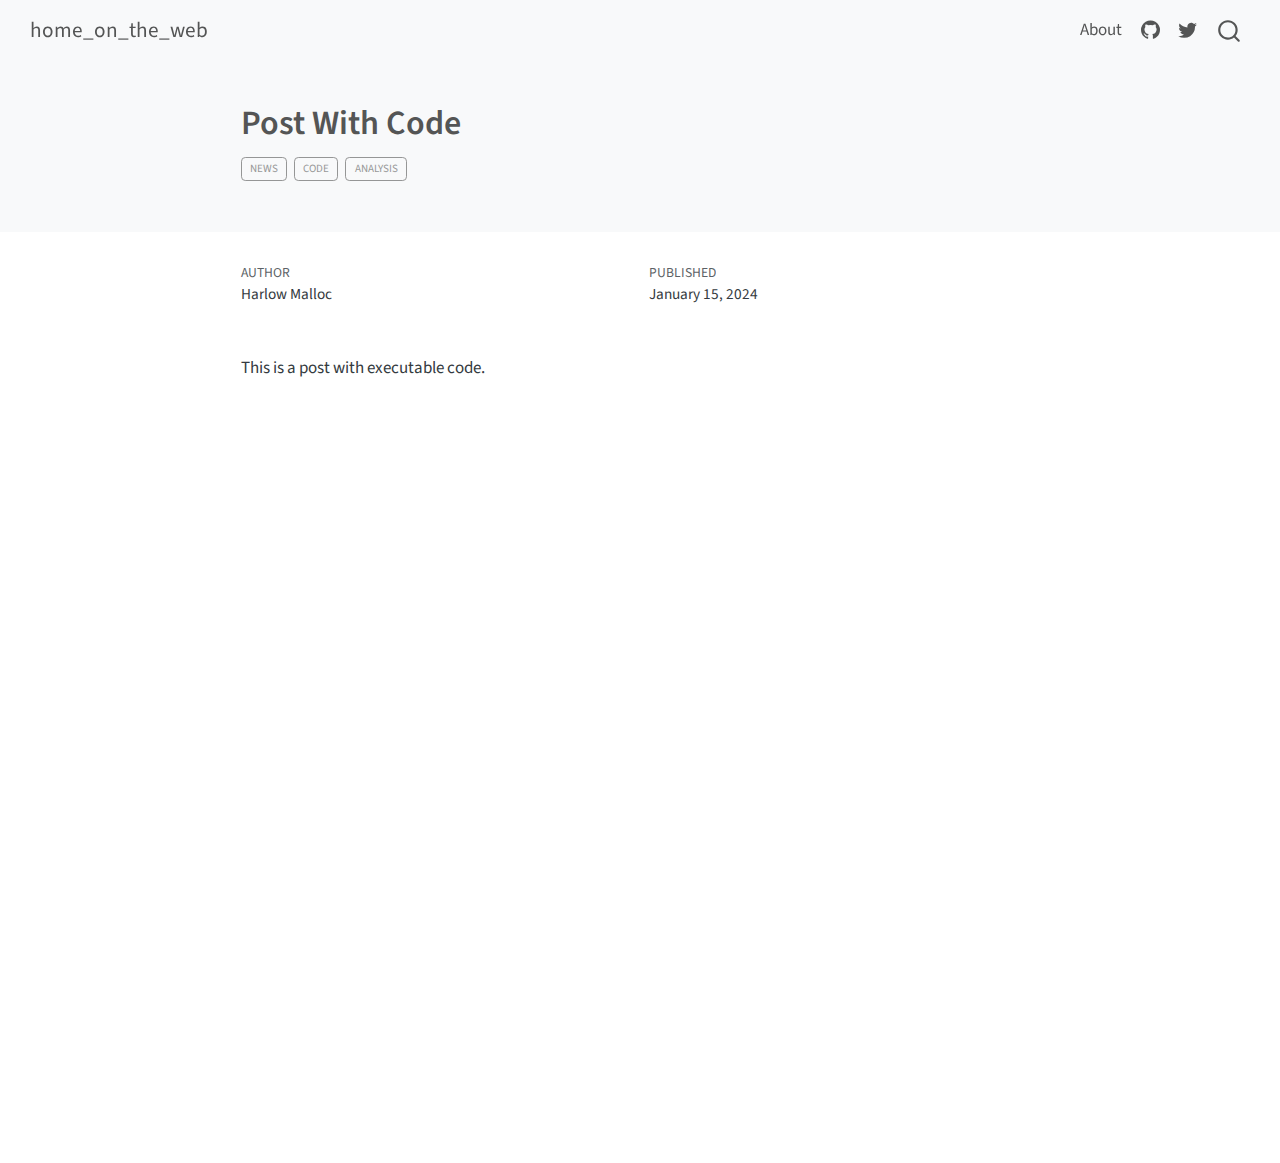
<file: home_on_the_web/_site/posts/post-with-code/index.html>
<!DOCTYPE html>
<html xmlns="http://www.w3.org/1999/xhtml" lang="en" xml:lang="en"><head>

<meta charset="utf-8">
<meta name="generator" content="quarto-1.4.542">

<meta name="viewport" content="width=device-width, initial-scale=1.0, user-scalable=yes">

<meta name="author" content="Harlow Malloc">
<meta name="dcterms.date" content="2024-01-15">

<title>home_on_the_web - Post With Code</title>
<style>
code{white-space: pre-wrap;}
span.smallcaps{font-variant: small-caps;}
div.columns{display: flex; gap: min(4vw, 1.5em);}
div.column{flex: auto; overflow-x: auto;}
div.hanging-indent{margin-left: 1.5em; text-indent: -1.5em;}
ul.task-list{list-style: none;}
ul.task-list li input[type="checkbox"] {
  width: 0.8em;
  margin: 0 0.8em 0.2em -1em; /* quarto-specific, see https://github.com/quarto-dev/quarto-cli/issues/4556 */ 
  vertical-align: middle;
}
</style>


<script src="../../site_libs/quarto-nav/quarto-nav.js"></script>
<script src="../../site_libs/quarto-nav/headroom.min.js"></script>
<script src="../../site_libs/clipboard/clipboard.min.js"></script>
<script src="../../site_libs/quarto-search/autocomplete.umd.js"></script>
<script src="../../site_libs/quarto-search/fuse.min.js"></script>
<script src="../../site_libs/quarto-search/quarto-search.js"></script>
<meta name="quarto:offset" content="../../">
<script src="../../site_libs/quarto-html/quarto.js"></script>
<script src="../../site_libs/quarto-html/popper.min.js"></script>
<script src="../../site_libs/quarto-html/tippy.umd.min.js"></script>
<script src="../../site_libs/quarto-html/anchor.min.js"></script>
<link href="../../site_libs/quarto-html/tippy.css" rel="stylesheet">
<link href="../../site_libs/quarto-html/quarto-syntax-highlighting.css" rel="stylesheet" id="quarto-text-highlighting-styles">
<script src="../../site_libs/bootstrap/bootstrap.min.js"></script>
<link href="../../site_libs/bootstrap/bootstrap-icons.css" rel="stylesheet">
<link href="../../site_libs/bootstrap/bootstrap.min.css" rel="stylesheet" id="quarto-bootstrap" data-mode="light">
<script id="quarto-search-options" type="application/json">{
  "location": "navbar",
  "copy-button": false,
  "collapse-after": 3,
  "panel-placement": "end",
  "type": "overlay",
  "limit": 50,
  "keyboard-shortcut": [
    "f",
    "/",
    "s"
  ],
  "show-item-context": false,
  "language": {
    "search-no-results-text": "No results",
    "search-matching-documents-text": "matching documents",
    "search-copy-link-title": "Copy link to search",
    "search-hide-matches-text": "Hide additional matches",
    "search-more-match-text": "more match in this document",
    "search-more-matches-text": "more matches in this document",
    "search-clear-button-title": "Clear",
    "search-text-placeholder": "",
    "search-detached-cancel-button-title": "Cancel",
    "search-submit-button-title": "Submit",
    "search-label": "Search"
  }
}</script>


<link rel="stylesheet" href="../../styles.css">
</head>

<body class="nav-fixed fullcontent">

<div id="quarto-search-results"></div>
  <header id="quarto-header" class="headroom fixed-top quarto-banner">
    <nav class="navbar navbar-expand-lg " data-bs-theme="dark">
      <div class="navbar-container container-fluid">
      <div class="navbar-brand-container mx-auto">
    <a class="navbar-brand" href="../../index.html">
    <span class="navbar-title">home_on_the_web</span>
    </a>
  </div>
            <div id="quarto-search" class="" title="Search"></div>
          <button class="navbar-toggler" type="button" data-bs-toggle="collapse" data-bs-target="#navbarCollapse" aria-controls="navbarCollapse" aria-expanded="false" aria-label="Toggle navigation" onclick="if (window.quartoToggleHeadroom) { window.quartoToggleHeadroom(); }">
  <span class="navbar-toggler-icon"></span>
</button>
          <div class="collapse navbar-collapse" id="navbarCollapse">
            <ul class="navbar-nav navbar-nav-scroll ms-auto">
  <li class="nav-item">
    <a class="nav-link" href="../../about.html"> 
<span class="menu-text">About</span></a>
  </li>  
  <li class="nav-item compact">
    <a class="nav-link" href="https://github.com/"> <i class="bi bi-github" role="img">
</i> 
<span class="menu-text"></span></a>
  </li>  
  <li class="nav-item compact">
    <a class="nav-link" href="https://twitter.com"> <i class="bi bi-twitter" role="img">
</i> 
<span class="menu-text"></span></a>
  </li>  
</ul>
          </div> <!-- /navcollapse -->
          <div class="quarto-navbar-tools">
</div>
      </div> <!-- /container-fluid -->
    </nav>
</header>
<!-- content -->
<header id="title-block-header" class="quarto-title-block default page-columns page-full">
  <div class="quarto-title-banner page-columns page-full">
    <div class="quarto-title column-body">
      <h1 class="title">Post With Code</h1>
                                <div class="quarto-categories">
                <div class="quarto-category">news</div>
                <div class="quarto-category">code</div>
                <div class="quarto-category">analysis</div>
              </div>
                  </div>
  </div>
    
  
  <div class="quarto-title-meta">

      <div>
      <div class="quarto-title-meta-heading">Author</div>
      <div class="quarto-title-meta-contents">
               <p>Harlow Malloc </p>
            </div>
    </div>
      
      <div>
      <div class="quarto-title-meta-heading">Published</div>
      <div class="quarto-title-meta-contents">
        <p class="date">January 15, 2024</p>
      </div>
    </div>
    
      
    </div>
    
  
  </header><div id="quarto-content" class="quarto-container page-columns page-rows-contents page-layout-article page-navbar">
<!-- sidebar -->
<!-- margin-sidebar -->
    
<!-- main -->
<main class="content quarto-banner-title-block" id="quarto-document-content">





<p>This is a post with executable code.</p>



</main> <!-- /main -->
<script id="quarto-html-after-body" type="application/javascript">
window.document.addEventListener("DOMContentLoaded", function (event) {
  const toggleBodyColorMode = (bsSheetEl) => {
    const mode = bsSheetEl.getAttribute("data-mode");
    const bodyEl = window.document.querySelector("body");
    if (mode === "dark") {
      bodyEl.classList.add("quarto-dark");
      bodyEl.classList.remove("quarto-light");
    } else {
      bodyEl.classList.add("quarto-light");
      bodyEl.classList.remove("quarto-dark");
    }
  }
  const toggleBodyColorPrimary = () => {
    const bsSheetEl = window.document.querySelector("link#quarto-bootstrap");
    if (bsSheetEl) {
      toggleBodyColorMode(bsSheetEl);
    }
  }
  toggleBodyColorPrimary();  
  const icon = "";
  const anchorJS = new window.AnchorJS();
  anchorJS.options = {
    placement: 'right',
    icon: icon
  };
  anchorJS.add('.anchored');
  const isCodeAnnotation = (el) => {
    for (const clz of el.classList) {
      if (clz.startsWith('code-annotation-')) {                     
        return true;
      }
    }
    return false;
  }
  const clipboard = new window.ClipboardJS('.code-copy-button', {
    text: function(trigger) {
      const codeEl = trigger.previousElementSibling.cloneNode(true);
      for (const childEl of codeEl.children) {
        if (isCodeAnnotation(childEl)) {
          childEl.remove();
        }
      }
      return codeEl.innerText;
    }
  });
  clipboard.on('success', function(e) {
    // button target
    const button = e.trigger;
    // don't keep focus
    button.blur();
    // flash "checked"
    button.classList.add('code-copy-button-checked');
    var currentTitle = button.getAttribute("title");
    button.setAttribute("title", "Copied!");
    let tooltip;
    if (window.bootstrap) {
      button.setAttribute("data-bs-toggle", "tooltip");
      button.setAttribute("data-bs-placement", "left");
      button.setAttribute("data-bs-title", "Copied!");
      tooltip = new bootstrap.Tooltip(button, 
        { trigger: "manual", 
          customClass: "code-copy-button-tooltip",
          offset: [0, -8]});
      tooltip.show();    
    }
    setTimeout(function() {
      if (tooltip) {
        tooltip.hide();
        button.removeAttribute("data-bs-title");
        button.removeAttribute("data-bs-toggle");
        button.removeAttribute("data-bs-placement");
      }
      button.setAttribute("title", currentTitle);
      button.classList.remove('code-copy-button-checked');
    }, 1000);
    // clear code selection
    e.clearSelection();
  });
  function tippyHover(el, contentFn, onTriggerFn, onUntriggerFn) {
    const config = {
      allowHTML: true,
      maxWidth: 500,
      delay: 100,
      arrow: false,
      appendTo: function(el) {
          return el.parentElement;
      },
      interactive: true,
      interactiveBorder: 10,
      theme: 'quarto',
      placement: 'bottom-start',
    };
    if (contentFn) {
      config.content = contentFn;
    }
    if (onTriggerFn) {
      config.onTrigger = onTriggerFn;
    }
    if (onUntriggerFn) {
      config.onUntrigger = onUntriggerFn;
    }
    window.tippy(el, config); 
  }
  const noterefs = window.document.querySelectorAll('a[role="doc-noteref"]');
  for (var i=0; i<noterefs.length; i++) {
    const ref = noterefs[i];
    tippyHover(ref, function() {
      // use id or data attribute instead here
      let href = ref.getAttribute('data-footnote-href') || ref.getAttribute('href');
      try { href = new URL(href).hash; } catch {}
      const id = href.replace(/^#\/?/, "");
      const note = window.document.getElementById(id);
      return note.innerHTML;
    });
  }
  const xrefs = window.document.querySelectorAll('a.quarto-xref');
  const processXRef = (id, note) => {
    // Strip column container classes
    const stripColumnClz = (el) => {
      el.classList.remove("page-full", "page-columns");
      if (el.children) {
        for (const child of el.children) {
          stripColumnClz(child);
        }
      }
    }
    stripColumnClz(note)
    if (id === null || id.startsWith('sec-')) {
      // Special case sections, only their first couple elements
      const container = document.createElement("div");
      if (note.children && note.children.length > 2) {
        container.appendChild(note.children[0].cloneNode(true));
        for (let i = 1; i < note.children.length; i++) {
          const child = note.children[i];
          if (child.tagName === "P" && child.innerText === "") {
            continue;
          } else {
            container.appendChild(child.cloneNode(true));
            break;
          }
        }
        if (window.Quarto?.typesetMath) {
          window.Quarto.typesetMath(container);
        }
        return container.innerHTML
      } else {
        if (window.Quarto?.typesetMath) {
          window.Quarto.typesetMath(note);
        }
        return note.innerHTML;
      }
    } else {
      // Remove any anchor links if they are present
      const anchorLink = note.querySelector('a.anchorjs-link');
      if (anchorLink) {
        anchorLink.remove();
      }
      if (window.Quarto?.typesetMath) {
        window.Quarto.typesetMath(note);
      }
      return note.innerHTML;
    }
  }
  for (var i=0; i<xrefs.length; i++) {
    const xref = xrefs[i];
    tippyHover(xref, undefined, function(instance) {
      instance.disable();
      let url = xref.getAttribute('href');
      let hash = undefined; 
      if (url.startsWith('#')) {
        hash = url;
      } else {
        try { hash = new URL(url).hash; } catch {}
      }
      if (hash) {
        const id = hash.replace(/^#\/?/, "");
        const note = window.document.getElementById(id);
        if (note !== null) {
          try {
            const html = processXRef(id, note.cloneNode(true));
            instance.setContent(html);
          } finally {
            instance.enable();
            instance.show();
          }
        } else {
          // See if we can fetch this
          fetch(url.split('#')[0])
          .then(res => res.text())
          .then(html => {
            const parser = new DOMParser();
            const htmlDoc = parser.parseFromString(html, "text/html");
            const note = htmlDoc.getElementById(id);
            if (note !== null) {
              const html = processXRef(id, note);
              instance.setContent(html);
            } 
          }).finally(() => {
            instance.enable();
            instance.show();
          });
        }
      } else {
        // See if we can fetch a full url (with no hash to target)
        // This is a special case and we should probably do some content thinning / targeting
        fetch(url)
        .then(res => res.text())
        .then(html => {
          const parser = new DOMParser();
          const htmlDoc = parser.parseFromString(html, "text/html");
          const note = htmlDoc.querySelector('main.content');
          if (note !== null) {
            // This should only happen for chapter cross references
            // (since there is no id in the URL)
            // remove the first header
            if (note.children.length > 0 && note.children[0].tagName === "HEADER") {
              note.children[0].remove();
            }
            const html = processXRef(null, note);
            instance.setContent(html);
          } 
        }).finally(() => {
          instance.enable();
          instance.show();
        });
      }
    }, function(instance) {
    });
  }
      let selectedAnnoteEl;
      const selectorForAnnotation = ( cell, annotation) => {
        let cellAttr = 'data-code-cell="' + cell + '"';
        let lineAttr = 'data-code-annotation="' +  annotation + '"';
        const selector = 'span[' + cellAttr + '][' + lineAttr + ']';
        return selector;
      }
      const selectCodeLines = (annoteEl) => {
        const doc = window.document;
        const targetCell = annoteEl.getAttribute("data-target-cell");
        const targetAnnotation = annoteEl.getAttribute("data-target-annotation");
        const annoteSpan = window.document.querySelector(selectorForAnnotation(targetCell, targetAnnotation));
        const lines = annoteSpan.getAttribute("data-code-lines").split(",");
        const lineIds = lines.map((line) => {
          return targetCell + "-" + line;
        })
        let top = null;
        let height = null;
        let parent = null;
        if (lineIds.length > 0) {
            //compute the position of the single el (top and bottom and make a div)
            const el = window.document.getElementById(lineIds[0]);
            top = el.offsetTop;
            height = el.offsetHeight;
            parent = el.parentElement.parentElement;
          if (lineIds.length > 1) {
            const lastEl = window.document.getElementById(lineIds[lineIds.length - 1]);
            const bottom = lastEl.offsetTop + lastEl.offsetHeight;
            height = bottom - top;
          }
          if (top !== null && height !== null && parent !== null) {
            // cook up a div (if necessary) and position it 
            let div = window.document.getElementById("code-annotation-line-highlight");
            if (div === null) {
              div = window.document.createElement("div");
              div.setAttribute("id", "code-annotation-line-highlight");
              div.style.position = 'absolute';
              parent.appendChild(div);
            }
            div.style.top = top - 2 + "px";
            div.style.height = height + 4 + "px";
            div.style.left = 0;
            let gutterDiv = window.document.getElementById("code-annotation-line-highlight-gutter");
            if (gutterDiv === null) {
              gutterDiv = window.document.createElement("div");
              gutterDiv.setAttribute("id", "code-annotation-line-highlight-gutter");
              gutterDiv.style.position = 'absolute';
              const codeCell = window.document.getElementById(targetCell);
              const gutter = codeCell.querySelector('.code-annotation-gutter');
              gutter.appendChild(gutterDiv);
            }
            gutterDiv.style.top = top - 2 + "px";
            gutterDiv.style.height = height + 4 + "px";
          }
          selectedAnnoteEl = annoteEl;
        }
      };
      const unselectCodeLines = () => {
        const elementsIds = ["code-annotation-line-highlight", "code-annotation-line-highlight-gutter"];
        elementsIds.forEach((elId) => {
          const div = window.document.getElementById(elId);
          if (div) {
            div.remove();
          }
        });
        selectedAnnoteEl = undefined;
      };
        // Handle positioning of the toggle
    window.addEventListener(
      "resize",
      throttle(() => {
        elRect = undefined;
        if (selectedAnnoteEl) {
          selectCodeLines(selectedAnnoteEl);
        }
      }, 10)
    );
    function throttle(fn, ms) {
    let throttle = false;
    let timer;
      return (...args) => {
        if(!throttle) { // first call gets through
            fn.apply(this, args);
            throttle = true;
        } else { // all the others get throttled
            if(timer) clearTimeout(timer); // cancel #2
            timer = setTimeout(() => {
              fn.apply(this, args);
              timer = throttle = false;
            }, ms);
        }
      };
    }
      // Attach click handler to the DT
      const annoteDls = window.document.querySelectorAll('dt[data-target-cell]');
      for (const annoteDlNode of annoteDls) {
        annoteDlNode.addEventListener('click', (event) => {
          const clickedEl = event.target;
          if (clickedEl !== selectedAnnoteEl) {
            unselectCodeLines();
            const activeEl = window.document.querySelector('dt[data-target-cell].code-annotation-active');
            if (activeEl) {
              activeEl.classList.remove('code-annotation-active');
            }
            selectCodeLines(clickedEl);
            clickedEl.classList.add('code-annotation-active');
          } else {
            // Unselect the line
            unselectCodeLines();
            clickedEl.classList.remove('code-annotation-active');
          }
        });
      }
  const findCites = (el) => {
    const parentEl = el.parentElement;
    if (parentEl) {
      const cites = parentEl.dataset.cites;
      if (cites) {
        return {
          el,
          cites: cites.split(' ')
        };
      } else {
        return findCites(el.parentElement)
      }
    } else {
      return undefined;
    }
  };
  var bibliorefs = window.document.querySelectorAll('a[role="doc-biblioref"]');
  for (var i=0; i<bibliorefs.length; i++) {
    const ref = bibliorefs[i];
    const citeInfo = findCites(ref);
    if (citeInfo) {
      tippyHover(citeInfo.el, function() {
        var popup = window.document.createElement('div');
        citeInfo.cites.forEach(function(cite) {
          var citeDiv = window.document.createElement('div');
          citeDiv.classList.add('hanging-indent');
          citeDiv.classList.add('csl-entry');
          var biblioDiv = window.document.getElementById('ref-' + cite);
          if (biblioDiv) {
            citeDiv.innerHTML = biblioDiv.innerHTML;
          }
          popup.appendChild(citeDiv);
        });
        return popup.innerHTML;
      });
    }
  }
});
</script>
</div> <!-- /content -->




</body></html>
</file>
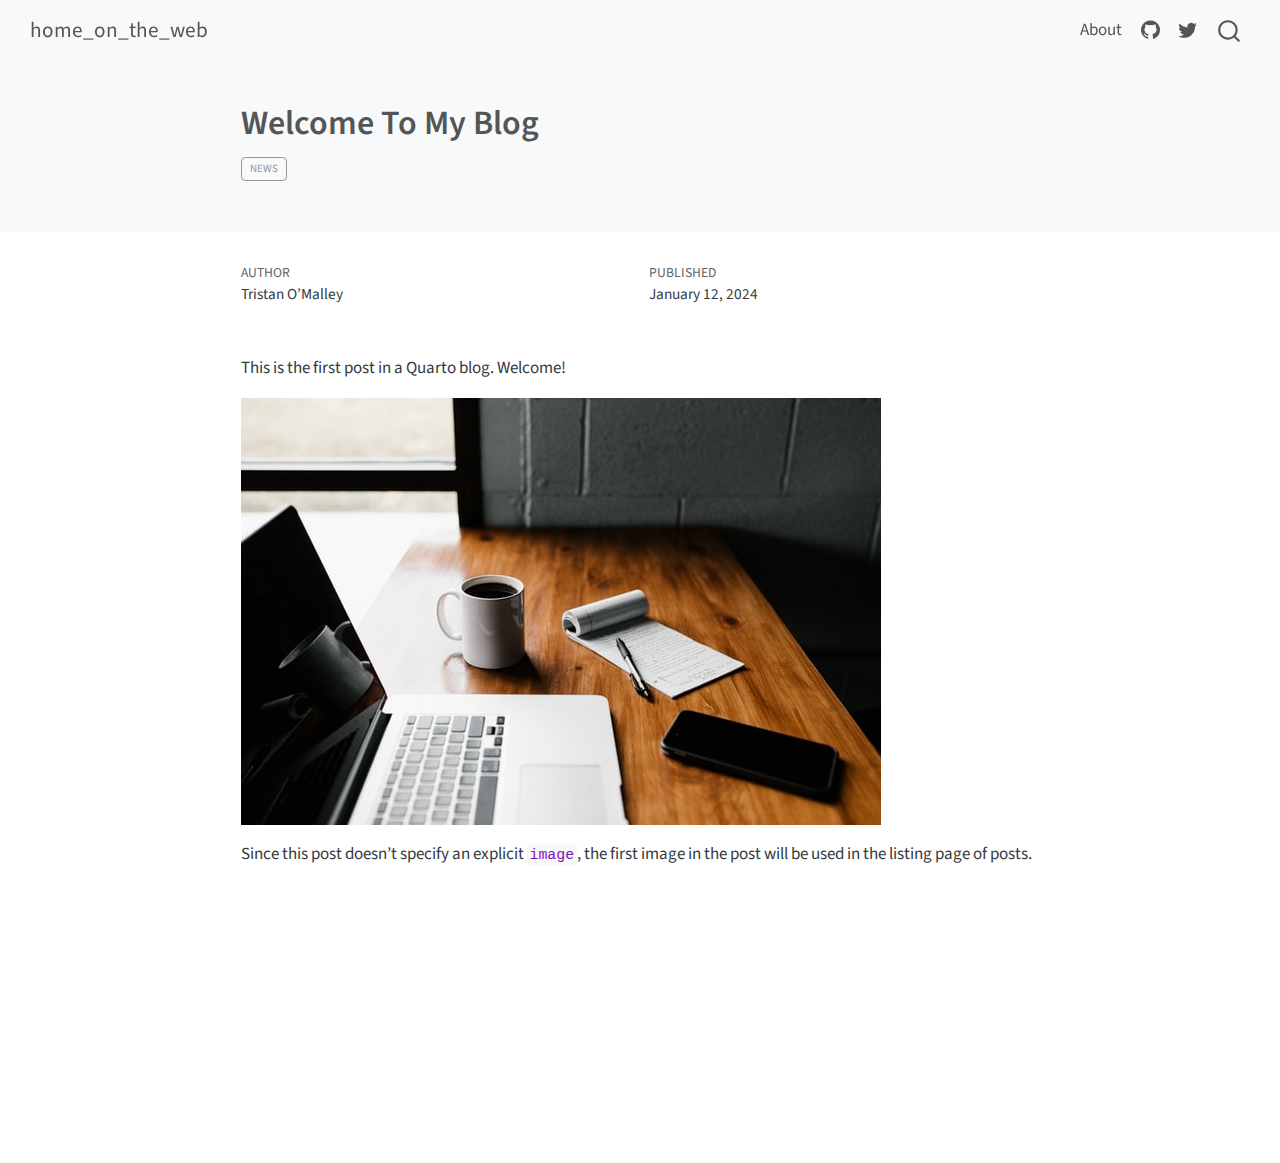
<file: home_on_the_web/_site/posts/welcome/index.html>
<!DOCTYPE html>
<html xmlns="http://www.w3.org/1999/xhtml" lang="en" xml:lang="en"><head>

<meta charset="utf-8">
<meta name="generator" content="quarto-1.4.542">

<meta name="viewport" content="width=device-width, initial-scale=1.0, user-scalable=yes">

<meta name="author" content="Tristan O’Malley">
<meta name="dcterms.date" content="2024-01-12">

<title>home_on_the_web - Welcome To My Blog</title>
<style>
code{white-space: pre-wrap;}
span.smallcaps{font-variant: small-caps;}
div.columns{display: flex; gap: min(4vw, 1.5em);}
div.column{flex: auto; overflow-x: auto;}
div.hanging-indent{margin-left: 1.5em; text-indent: -1.5em;}
ul.task-list{list-style: none;}
ul.task-list li input[type="checkbox"] {
  width: 0.8em;
  margin: 0 0.8em 0.2em -1em; /* quarto-specific, see https://github.com/quarto-dev/quarto-cli/issues/4556 */ 
  vertical-align: middle;
}
</style>


<script src="../../site_libs/quarto-nav/quarto-nav.js"></script>
<script src="../../site_libs/quarto-nav/headroom.min.js"></script>
<script src="../../site_libs/clipboard/clipboard.min.js"></script>
<script src="../../site_libs/quarto-search/autocomplete.umd.js"></script>
<script src="../../site_libs/quarto-search/fuse.min.js"></script>
<script src="../../site_libs/quarto-search/quarto-search.js"></script>
<meta name="quarto:offset" content="../../">
<script src="../../site_libs/quarto-html/quarto.js"></script>
<script src="../../site_libs/quarto-html/popper.min.js"></script>
<script src="../../site_libs/quarto-html/tippy.umd.min.js"></script>
<script src="../../site_libs/quarto-html/anchor.min.js"></script>
<link href="../../site_libs/quarto-html/tippy.css" rel="stylesheet">
<link href="../../site_libs/quarto-html/quarto-syntax-highlighting.css" rel="stylesheet" id="quarto-text-highlighting-styles">
<script src="../../site_libs/bootstrap/bootstrap.min.js"></script>
<link href="../../site_libs/bootstrap/bootstrap-icons.css" rel="stylesheet">
<link href="../../site_libs/bootstrap/bootstrap.min.css" rel="stylesheet" id="quarto-bootstrap" data-mode="light">
<script id="quarto-search-options" type="application/json">{
  "location": "navbar",
  "copy-button": false,
  "collapse-after": 3,
  "panel-placement": "end",
  "type": "overlay",
  "limit": 50,
  "keyboard-shortcut": [
    "f",
    "/",
    "s"
  ],
  "show-item-context": false,
  "language": {
    "search-no-results-text": "No results",
    "search-matching-documents-text": "matching documents",
    "search-copy-link-title": "Copy link to search",
    "search-hide-matches-text": "Hide additional matches",
    "search-more-match-text": "more match in this document",
    "search-more-matches-text": "more matches in this document",
    "search-clear-button-title": "Clear",
    "search-text-placeholder": "",
    "search-detached-cancel-button-title": "Cancel",
    "search-submit-button-title": "Submit",
    "search-label": "Search"
  }
}</script>


<link rel="stylesheet" href="../../styles.css">
</head>

<body class="nav-fixed fullcontent">

<div id="quarto-search-results"></div>
  <header id="quarto-header" class="headroom fixed-top quarto-banner">
    <nav class="navbar navbar-expand-lg " data-bs-theme="dark">
      <div class="navbar-container container-fluid">
      <div class="navbar-brand-container mx-auto">
    <a class="navbar-brand" href="../../index.html">
    <span class="navbar-title">home_on_the_web</span>
    </a>
  </div>
            <div id="quarto-search" class="" title="Search"></div>
          <button class="navbar-toggler" type="button" data-bs-toggle="collapse" data-bs-target="#navbarCollapse" aria-controls="navbarCollapse" aria-expanded="false" aria-label="Toggle navigation" onclick="if (window.quartoToggleHeadroom) { window.quartoToggleHeadroom(); }">
  <span class="navbar-toggler-icon"></span>
</button>
          <div class="collapse navbar-collapse" id="navbarCollapse">
            <ul class="navbar-nav navbar-nav-scroll ms-auto">
  <li class="nav-item">
    <a class="nav-link" href="../../about.html"> 
<span class="menu-text">About</span></a>
  </li>  
  <li class="nav-item compact">
    <a class="nav-link" href="https://github.com/"> <i class="bi bi-github" role="img">
</i> 
<span class="menu-text"></span></a>
  </li>  
  <li class="nav-item compact">
    <a class="nav-link" href="https://twitter.com"> <i class="bi bi-twitter" role="img">
</i> 
<span class="menu-text"></span></a>
  </li>  
</ul>
          </div> <!-- /navcollapse -->
          <div class="quarto-navbar-tools">
</div>
      </div> <!-- /container-fluid -->
    </nav>
</header>
<!-- content -->
<header id="title-block-header" class="quarto-title-block default page-columns page-full">
  <div class="quarto-title-banner page-columns page-full">
    <div class="quarto-title column-body">
      <h1 class="title">Welcome To My Blog</h1>
                                <div class="quarto-categories">
                <div class="quarto-category">news</div>
              </div>
                  </div>
  </div>
    
  
  <div class="quarto-title-meta">

      <div>
      <div class="quarto-title-meta-heading">Author</div>
      <div class="quarto-title-meta-contents">
               <p>Tristan O’Malley </p>
            </div>
    </div>
      
      <div>
      <div class="quarto-title-meta-heading">Published</div>
      <div class="quarto-title-meta-contents">
        <p class="date">January 12, 2024</p>
      </div>
    </div>
    
      
    </div>
    
  
  </header><div id="quarto-content" class="quarto-container page-columns page-rows-contents page-layout-article page-navbar">
<!-- sidebar -->
<!-- margin-sidebar -->
    
<!-- main -->
<main class="content quarto-banner-title-block" id="quarto-document-content">





<p>This is the first post in a Quarto blog. Welcome!</p>
<p><img src="thumbnail.jpg" class="img-fluid"></p>
<p>Since this post doesn’t specify an explicit <code>image</code>, the first image in the post will be used in the listing page of posts.</p>



</main> <!-- /main -->
<script id="quarto-html-after-body" type="application/javascript">
window.document.addEventListener("DOMContentLoaded", function (event) {
  const toggleBodyColorMode = (bsSheetEl) => {
    const mode = bsSheetEl.getAttribute("data-mode");
    const bodyEl = window.document.querySelector("body");
    if (mode === "dark") {
      bodyEl.classList.add("quarto-dark");
      bodyEl.classList.remove("quarto-light");
    } else {
      bodyEl.classList.add("quarto-light");
      bodyEl.classList.remove("quarto-dark");
    }
  }
  const toggleBodyColorPrimary = () => {
    const bsSheetEl = window.document.querySelector("link#quarto-bootstrap");
    if (bsSheetEl) {
      toggleBodyColorMode(bsSheetEl);
    }
  }
  toggleBodyColorPrimary();  
  const icon = "";
  const anchorJS = new window.AnchorJS();
  anchorJS.options = {
    placement: 'right',
    icon: icon
  };
  anchorJS.add('.anchored');
  const isCodeAnnotation = (el) => {
    for (const clz of el.classList) {
      if (clz.startsWith('code-annotation-')) {                     
        return true;
      }
    }
    return false;
  }
  const clipboard = new window.ClipboardJS('.code-copy-button', {
    text: function(trigger) {
      const codeEl = trigger.previousElementSibling.cloneNode(true);
      for (const childEl of codeEl.children) {
        if (isCodeAnnotation(childEl)) {
          childEl.remove();
        }
      }
      return codeEl.innerText;
    }
  });
  clipboard.on('success', function(e) {
    // button target
    const button = e.trigger;
    // don't keep focus
    button.blur();
    // flash "checked"
    button.classList.add('code-copy-button-checked');
    var currentTitle = button.getAttribute("title");
    button.setAttribute("title", "Copied!");
    let tooltip;
    if (window.bootstrap) {
      button.setAttribute("data-bs-toggle", "tooltip");
      button.setAttribute("data-bs-placement", "left");
      button.setAttribute("data-bs-title", "Copied!");
      tooltip = new bootstrap.Tooltip(button, 
        { trigger: "manual", 
          customClass: "code-copy-button-tooltip",
          offset: [0, -8]});
      tooltip.show();    
    }
    setTimeout(function() {
      if (tooltip) {
        tooltip.hide();
        button.removeAttribute("data-bs-title");
        button.removeAttribute("data-bs-toggle");
        button.removeAttribute("data-bs-placement");
      }
      button.setAttribute("title", currentTitle);
      button.classList.remove('code-copy-button-checked');
    }, 1000);
    // clear code selection
    e.clearSelection();
  });
  function tippyHover(el, contentFn, onTriggerFn, onUntriggerFn) {
    const config = {
      allowHTML: true,
      maxWidth: 500,
      delay: 100,
      arrow: false,
      appendTo: function(el) {
          return el.parentElement;
      },
      interactive: true,
      interactiveBorder: 10,
      theme: 'quarto',
      placement: 'bottom-start',
    };
    if (contentFn) {
      config.content = contentFn;
    }
    if (onTriggerFn) {
      config.onTrigger = onTriggerFn;
    }
    if (onUntriggerFn) {
      config.onUntrigger = onUntriggerFn;
    }
    window.tippy(el, config); 
  }
  const noterefs = window.document.querySelectorAll('a[role="doc-noteref"]');
  for (var i=0; i<noterefs.length; i++) {
    const ref = noterefs[i];
    tippyHover(ref, function() {
      // use id or data attribute instead here
      let href = ref.getAttribute('data-footnote-href') || ref.getAttribute('href');
      try { href = new URL(href).hash; } catch {}
      const id = href.replace(/^#\/?/, "");
      const note = window.document.getElementById(id);
      return note.innerHTML;
    });
  }
  const xrefs = window.document.querySelectorAll('a.quarto-xref');
  const processXRef = (id, note) => {
    // Strip column container classes
    const stripColumnClz = (el) => {
      el.classList.remove("page-full", "page-columns");
      if (el.children) {
        for (const child of el.children) {
          stripColumnClz(child);
        }
      }
    }
    stripColumnClz(note)
    if (id === null || id.startsWith('sec-')) {
      // Special case sections, only their first couple elements
      const container = document.createElement("div");
      if (note.children && note.children.length > 2) {
        container.appendChild(note.children[0].cloneNode(true));
        for (let i = 1; i < note.children.length; i++) {
          const child = note.children[i];
          if (child.tagName === "P" && child.innerText === "") {
            continue;
          } else {
            container.appendChild(child.cloneNode(true));
            break;
          }
        }
        if (window.Quarto?.typesetMath) {
          window.Quarto.typesetMath(container);
        }
        return container.innerHTML
      } else {
        if (window.Quarto?.typesetMath) {
          window.Quarto.typesetMath(note);
        }
        return note.innerHTML;
      }
    } else {
      // Remove any anchor links if they are present
      const anchorLink = note.querySelector('a.anchorjs-link');
      if (anchorLink) {
        anchorLink.remove();
      }
      if (window.Quarto?.typesetMath) {
        window.Quarto.typesetMath(note);
      }
      return note.innerHTML;
    }
  }
  for (var i=0; i<xrefs.length; i++) {
    const xref = xrefs[i];
    tippyHover(xref, undefined, function(instance) {
      instance.disable();
      let url = xref.getAttribute('href');
      let hash = undefined; 
      if (url.startsWith('#')) {
        hash = url;
      } else {
        try { hash = new URL(url).hash; } catch {}
      }
      if (hash) {
        const id = hash.replace(/^#\/?/, "");
        const note = window.document.getElementById(id);
        if (note !== null) {
          try {
            const html = processXRef(id, note.cloneNode(true));
            instance.setContent(html);
          } finally {
            instance.enable();
            instance.show();
          }
        } else {
          // See if we can fetch this
          fetch(url.split('#')[0])
          .then(res => res.text())
          .then(html => {
            const parser = new DOMParser();
            const htmlDoc = parser.parseFromString(html, "text/html");
            const note = htmlDoc.getElementById(id);
            if (note !== null) {
              const html = processXRef(id, note);
              instance.setContent(html);
            } 
          }).finally(() => {
            instance.enable();
            instance.show();
          });
        }
      } else {
        // See if we can fetch a full url (with no hash to target)
        // This is a special case and we should probably do some content thinning / targeting
        fetch(url)
        .then(res => res.text())
        .then(html => {
          const parser = new DOMParser();
          const htmlDoc = parser.parseFromString(html, "text/html");
          const note = htmlDoc.querySelector('main.content');
          if (note !== null) {
            // This should only happen for chapter cross references
            // (since there is no id in the URL)
            // remove the first header
            if (note.children.length > 0 && note.children[0].tagName === "HEADER") {
              note.children[0].remove();
            }
            const html = processXRef(null, note);
            instance.setContent(html);
          } 
        }).finally(() => {
          instance.enable();
          instance.show();
        });
      }
    }, function(instance) {
    });
  }
      let selectedAnnoteEl;
      const selectorForAnnotation = ( cell, annotation) => {
        let cellAttr = 'data-code-cell="' + cell + '"';
        let lineAttr = 'data-code-annotation="' +  annotation + '"';
        const selector = 'span[' + cellAttr + '][' + lineAttr + ']';
        return selector;
      }
      const selectCodeLines = (annoteEl) => {
        const doc = window.document;
        const targetCell = annoteEl.getAttribute("data-target-cell");
        const targetAnnotation = annoteEl.getAttribute("data-target-annotation");
        const annoteSpan = window.document.querySelector(selectorForAnnotation(targetCell, targetAnnotation));
        const lines = annoteSpan.getAttribute("data-code-lines").split(",");
        const lineIds = lines.map((line) => {
          return targetCell + "-" + line;
        })
        let top = null;
        let height = null;
        let parent = null;
        if (lineIds.length > 0) {
            //compute the position of the single el (top and bottom and make a div)
            const el = window.document.getElementById(lineIds[0]);
            top = el.offsetTop;
            height = el.offsetHeight;
            parent = el.parentElement.parentElement;
          if (lineIds.length > 1) {
            const lastEl = window.document.getElementById(lineIds[lineIds.length - 1]);
            const bottom = lastEl.offsetTop + lastEl.offsetHeight;
            height = bottom - top;
          }
          if (top !== null && height !== null && parent !== null) {
            // cook up a div (if necessary) and position it 
            let div = window.document.getElementById("code-annotation-line-highlight");
            if (div === null) {
              div = window.document.createElement("div");
              div.setAttribute("id", "code-annotation-line-highlight");
              div.style.position = 'absolute';
              parent.appendChild(div);
            }
            div.style.top = top - 2 + "px";
            div.style.height = height + 4 + "px";
            div.style.left = 0;
            let gutterDiv = window.document.getElementById("code-annotation-line-highlight-gutter");
            if (gutterDiv === null) {
              gutterDiv = window.document.createElement("div");
              gutterDiv.setAttribute("id", "code-annotation-line-highlight-gutter");
              gutterDiv.style.position = 'absolute';
              const codeCell = window.document.getElementById(targetCell);
              const gutter = codeCell.querySelector('.code-annotation-gutter');
              gutter.appendChild(gutterDiv);
            }
            gutterDiv.style.top = top - 2 + "px";
            gutterDiv.style.height = height + 4 + "px";
          }
          selectedAnnoteEl = annoteEl;
        }
      };
      const unselectCodeLines = () => {
        const elementsIds = ["code-annotation-line-highlight", "code-annotation-line-highlight-gutter"];
        elementsIds.forEach((elId) => {
          const div = window.document.getElementById(elId);
          if (div) {
            div.remove();
          }
        });
        selectedAnnoteEl = undefined;
      };
        // Handle positioning of the toggle
    window.addEventListener(
      "resize",
      throttle(() => {
        elRect = undefined;
        if (selectedAnnoteEl) {
          selectCodeLines(selectedAnnoteEl);
        }
      }, 10)
    );
    function throttle(fn, ms) {
    let throttle = false;
    let timer;
      return (...args) => {
        if(!throttle) { // first call gets through
            fn.apply(this, args);
            throttle = true;
        } else { // all the others get throttled
            if(timer) clearTimeout(timer); // cancel #2
            timer = setTimeout(() => {
              fn.apply(this, args);
              timer = throttle = false;
            }, ms);
        }
      };
    }
      // Attach click handler to the DT
      const annoteDls = window.document.querySelectorAll('dt[data-target-cell]');
      for (const annoteDlNode of annoteDls) {
        annoteDlNode.addEventListener('click', (event) => {
          const clickedEl = event.target;
          if (clickedEl !== selectedAnnoteEl) {
            unselectCodeLines();
            const activeEl = window.document.querySelector('dt[data-target-cell].code-annotation-active');
            if (activeEl) {
              activeEl.classList.remove('code-annotation-active');
            }
            selectCodeLines(clickedEl);
            clickedEl.classList.add('code-annotation-active');
          } else {
            // Unselect the line
            unselectCodeLines();
            clickedEl.classList.remove('code-annotation-active');
          }
        });
      }
  const findCites = (el) => {
    const parentEl = el.parentElement;
    if (parentEl) {
      const cites = parentEl.dataset.cites;
      if (cites) {
        return {
          el,
          cites: cites.split(' ')
        };
      } else {
        return findCites(el.parentElement)
      }
    } else {
      return undefined;
    }
  };
  var bibliorefs = window.document.querySelectorAll('a[role="doc-biblioref"]');
  for (var i=0; i<bibliorefs.length; i++) {
    const ref = bibliorefs[i];
    const citeInfo = findCites(ref);
    if (citeInfo) {
      tippyHover(citeInfo.el, function() {
        var popup = window.document.createElement('div');
        citeInfo.cites.forEach(function(cite) {
          var citeDiv = window.document.createElement('div');
          citeDiv.classList.add('hanging-indent');
          citeDiv.classList.add('csl-entry');
          var biblioDiv = window.document.getElementById('ref-' + cite);
          if (biblioDiv) {
            citeDiv.innerHTML = biblioDiv.innerHTML;
          }
          popup.appendChild(citeDiv);
        });
        return popup.innerHTML;
      });
    }
  }
});
</script>
</div> <!-- /content -->




</body></html>
</file>
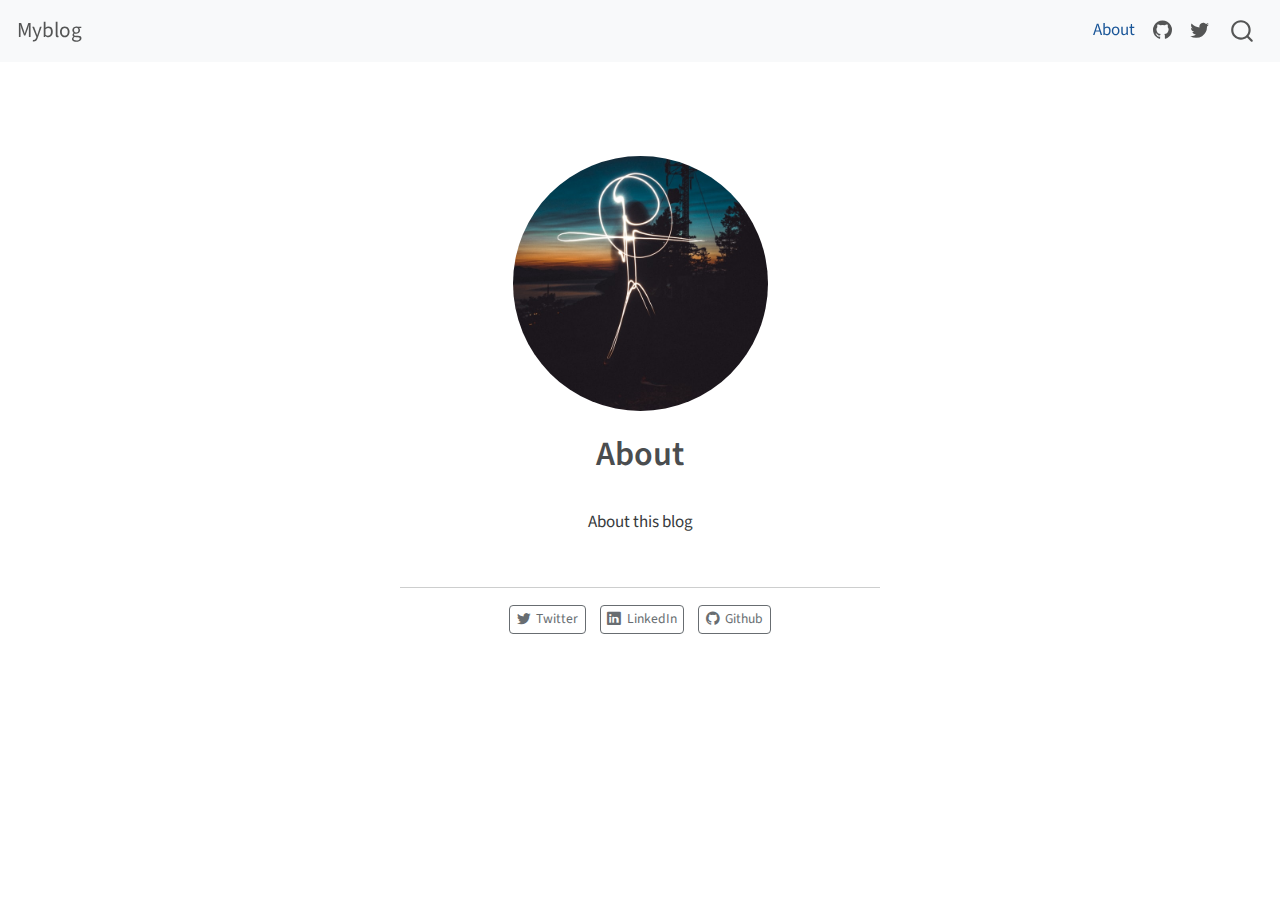
<file: about.html>
<!DOCTYPE html>
<html xmlns="http://www.w3.org/1999/xhtml" lang="en" xml:lang="en"><head>

<meta charset="utf-8">
<meta name="generator" content="quarto-1.3.450">

<meta name="viewport" content="width=device-width, initial-scale=1.0, user-scalable=yes">


<title>Myblog - About</title>
<style>
code{white-space: pre-wrap;}
span.smallcaps{font-variant: small-caps;}
div.columns{display: flex; gap: min(4vw, 1.5em);}
div.column{flex: auto; overflow-x: auto;}
div.hanging-indent{margin-left: 1.5em; text-indent: -1.5em;}
ul.task-list{list-style: none;}
ul.task-list li input[type="checkbox"] {
  width: 0.8em;
  margin: 0 0.8em 0.2em -1em; /* quarto-specific, see https://github.com/quarto-dev/quarto-cli/issues/4556 */ 
  vertical-align: middle;
}
</style>


<script src="site_libs/quarto-nav/quarto-nav.js"></script>
<script src="site_libs/quarto-nav/headroom.min.js"></script>
<script src="site_libs/clipboard/clipboard.min.js"></script>
<script src="site_libs/quarto-search/autocomplete.umd.js"></script>
<script src="site_libs/quarto-search/fuse.min.js"></script>
<script src="site_libs/quarto-search/quarto-search.js"></script>
<meta name="quarto:offset" content="./">
<script src="site_libs/quarto-html/quarto.js"></script>
<script src="site_libs/quarto-html/popper.min.js"></script>
<script src="site_libs/quarto-html/tippy.umd.min.js"></script>
<link href="site_libs/quarto-html/tippy.css" rel="stylesheet">
<link href="site_libs/quarto-html/quarto-syntax-highlighting.css" rel="stylesheet" id="quarto-text-highlighting-styles">
<script src="site_libs/bootstrap/bootstrap.min.js"></script>
<link href="site_libs/bootstrap/bootstrap-icons.css" rel="stylesheet">
<link href="site_libs/bootstrap/bootstrap.min.css" rel="stylesheet" id="quarto-bootstrap" data-mode="light">
<script id="quarto-search-options" type="application/json">{
  "location": "navbar",
  "copy-button": false,
  "collapse-after": 3,
  "panel-placement": "end",
  "type": "overlay",
  "limit": 20,
  "language": {
    "search-no-results-text": "No results",
    "search-matching-documents-text": "matching documents",
    "search-copy-link-title": "Copy link to search",
    "search-hide-matches-text": "Hide additional matches",
    "search-more-match-text": "more match in this document",
    "search-more-matches-text": "more matches in this document",
    "search-clear-button-title": "Clear",
    "search-detached-cancel-button-title": "Cancel",
    "search-submit-button-title": "Submit",
    "search-label": "Search"
  }
}</script>


<link rel="stylesheet" href="styles.css">
</head>

<body class="nav-fixed fullcontent">

<div id="quarto-search-results"></div>
  <header id="quarto-header" class="headroom fixed-top">
    <nav class="navbar navbar-expand-lg navbar-dark ">
      <div class="navbar-container container-fluid">
      <div class="navbar-brand-container">
    <a class="navbar-brand" href="./index.html">
    <span class="navbar-title">Myblog</span>
    </a>
  </div>
            <div id="quarto-search" class="" title="Search"></div>
          <button class="navbar-toggler" type="button" data-bs-toggle="collapse" data-bs-target="#navbarCollapse" aria-controls="navbarCollapse" aria-expanded="false" aria-label="Toggle navigation" onclick="if (window.quartoToggleHeadroom) { window.quartoToggleHeadroom(); }">
  <span class="navbar-toggler-icon"></span>
</button>
          <div class="collapse navbar-collapse" id="navbarCollapse">
            <ul class="navbar-nav navbar-nav-scroll ms-auto">
  <li class="nav-item">
    <a class="nav-link active" href="./about.html" rel="" target="" aria-current="page">
 <span class="menu-text">About</span></a>
  </li>  
  <li class="nav-item compact">
    <a class="nav-link" href="https://github.com/" rel="" target=""><i class="bi bi-github" role="img">
</i> 
 <span class="menu-text"></span></a>
  </li>  
  <li class="nav-item compact">
    <a class="nav-link" href="https://twitter.com" rel="" target=""><i class="bi bi-twitter" role="img">
</i> 
 <span class="menu-text"></span></a>
  </li>  
</ul>
            <div class="quarto-navbar-tools">
</div>
          </div> <!-- /navcollapse -->
      </div> <!-- /container-fluid -->
    </nav>
</header>
<!-- content -->
<div id="quarto-content" class="quarto-container page-columns page-rows-contents page-layout-article page-navbar">
<!-- sidebar -->
<!-- margin-sidebar -->
    
<!-- main -->
<div class="quarto-about-jolla">
  <img src="profile.jpg" class="about-image
  round " style="height: 15em; width: 15em;">
 <header id="title-block-header" class="quarto-title-block default">
<div class="quarto-title">
<h1 class="title">About</h1>
</div>
<div class="quarto-title-meta">
  </div>
</header><main class="content" id="quarto-document-content">
<p>About this blog</p>


</main> 
  <hr class="about-sep">
   <div class="about-links">
  <a href="https://twitter.com" class="about-link" rel="" target="">
    <i class="bi bi-twitter"></i>
     <span class="about-link-text">Twitter</span>
  </a>
  <a href="https://linkedin.com" class="about-link" rel="" target="">
    <i class="bi bi-linkedin"></i>
     <span class="about-link-text">LinkedIn</span>
  </a>
  <a href="https://github.com" class="about-link" rel="" target="">
    <i class="bi bi-github"></i>
     <span class="about-link-text">Github</span>
  </a>
</div>
</div>
 <!-- /main -->
<script id="quarto-html-after-body" type="application/javascript">
window.document.addEventListener("DOMContentLoaded", function (event) {
  const toggleBodyColorMode = (bsSheetEl) => {
    const mode = bsSheetEl.getAttribute("data-mode");
    const bodyEl = window.document.querySelector("body");
    if (mode === "dark") {
      bodyEl.classList.add("quarto-dark");
      bodyEl.classList.remove("quarto-light");
    } else {
      bodyEl.classList.add("quarto-light");
      bodyEl.classList.remove("quarto-dark");
    }
  }
  const toggleBodyColorPrimary = () => {
    const bsSheetEl = window.document.querySelector("link#quarto-bootstrap");
    if (bsSheetEl) {
      toggleBodyColorMode(bsSheetEl);
    }
  }
  toggleBodyColorPrimary();  
  const isCodeAnnotation = (el) => {
    for (const clz of el.classList) {
      if (clz.startsWith('code-annotation-')) {                     
        return true;
      }
    }
    return false;
  }
  const clipboard = new window.ClipboardJS('.code-copy-button', {
    text: function(trigger) {
      const codeEl = trigger.previousElementSibling.cloneNode(true);
      for (const childEl of codeEl.children) {
        if (isCodeAnnotation(childEl)) {
          childEl.remove();
        }
      }
      return codeEl.innerText;
    }
  });
  clipboard.on('success', function(e) {
    // button target
    const button = e.trigger;
    // don't keep focus
    button.blur();
    // flash "checked"
    button.classList.add('code-copy-button-checked');
    var currentTitle = button.getAttribute("title");
    button.setAttribute("title", "Copied!");
    let tooltip;
    if (window.bootstrap) {
      button.setAttribute("data-bs-toggle", "tooltip");
      button.setAttribute("data-bs-placement", "left");
      button.setAttribute("data-bs-title", "Copied!");
      tooltip = new bootstrap.Tooltip(button, 
        { trigger: "manual", 
          customClass: "code-copy-button-tooltip",
          offset: [0, -8]});
      tooltip.show();    
    }
    setTimeout(function() {
      if (tooltip) {
        tooltip.hide();
        button.removeAttribute("data-bs-title");
        button.removeAttribute("data-bs-toggle");
        button.removeAttribute("data-bs-placement");
      }
      button.setAttribute("title", currentTitle);
      button.classList.remove('code-copy-button-checked');
    }, 1000);
    // clear code selection
    e.clearSelection();
  });
  function tippyHover(el, contentFn) {
    const config = {
      allowHTML: true,
      content: contentFn,
      maxWidth: 500,
      delay: 100,
      arrow: false,
      appendTo: function(el) {
          return el.parentElement;
      },
      interactive: true,
      interactiveBorder: 10,
      theme: 'quarto',
      placement: 'bottom-start'
    };
    window.tippy(el, config); 
  }
  const noterefs = window.document.querySelectorAll('a[role="doc-noteref"]');
  for (var i=0; i<noterefs.length; i++) {
    const ref = noterefs[i];
    tippyHover(ref, function() {
      // use id or data attribute instead here
      let href = ref.getAttribute('data-footnote-href') || ref.getAttribute('href');
      try { href = new URL(href).hash; } catch {}
      const id = href.replace(/^#\/?/, "");
      const note = window.document.getElementById(id);
      return note.innerHTML;
    });
  }
      let selectedAnnoteEl;
      const selectorForAnnotation = ( cell, annotation) => {
        let cellAttr = 'data-code-cell="' + cell + '"';
        let lineAttr = 'data-code-annotation="' +  annotation + '"';
        const selector = 'span[' + cellAttr + '][' + lineAttr + ']';
        return selector;
      }
      const selectCodeLines = (annoteEl) => {
        const doc = window.document;
        const targetCell = annoteEl.getAttribute("data-target-cell");
        const targetAnnotation = annoteEl.getAttribute("data-target-annotation");
        const annoteSpan = window.document.querySelector(selectorForAnnotation(targetCell, targetAnnotation));
        const lines = annoteSpan.getAttribute("data-code-lines").split(",");
        const lineIds = lines.map((line) => {
          return targetCell + "-" + line;
        })
        let top = null;
        let height = null;
        let parent = null;
        if (lineIds.length > 0) {
            //compute the position of the single el (top and bottom and make a div)
            const el = window.document.getElementById(lineIds[0]);
            top = el.offsetTop;
            height = el.offsetHeight;
            parent = el.parentElement.parentElement;
          if (lineIds.length > 1) {
            const lastEl = window.document.getElementById(lineIds[lineIds.length - 1]);
            const bottom = lastEl.offsetTop + lastEl.offsetHeight;
            height = bottom - top;
          }
          if (top !== null && height !== null && parent !== null) {
            // cook up a div (if necessary) and position it 
            let div = window.document.getElementById("code-annotation-line-highlight");
            if (div === null) {
              div = window.document.createElement("div");
              div.setAttribute("id", "code-annotation-line-highlight");
              div.style.position = 'absolute';
              parent.appendChild(div);
            }
            div.style.top = top - 2 + "px";
            div.style.height = height + 4 + "px";
            let gutterDiv = window.document.getElementById("code-annotation-line-highlight-gutter");
            if (gutterDiv === null) {
              gutterDiv = window.document.createElement("div");
              gutterDiv.setAttribute("id", "code-annotation-line-highlight-gutter");
              gutterDiv.style.position = 'absolute';
              const codeCell = window.document.getElementById(targetCell);
              const gutter = codeCell.querySelector('.code-annotation-gutter');
              gutter.appendChild(gutterDiv);
            }
            gutterDiv.style.top = top - 2 + "px";
            gutterDiv.style.height = height + 4 + "px";
          }
          selectedAnnoteEl = annoteEl;
        }
      };
      const unselectCodeLines = () => {
        const elementsIds = ["code-annotation-line-highlight", "code-annotation-line-highlight-gutter"];
        elementsIds.forEach((elId) => {
          const div = window.document.getElementById(elId);
          if (div) {
            div.remove();
          }
        });
        selectedAnnoteEl = undefined;
      };
      // Attach click handler to the DT
      const annoteDls = window.document.querySelectorAll('dt[data-target-cell]');
      for (const annoteDlNode of annoteDls) {
        annoteDlNode.addEventListener('click', (event) => {
          const clickedEl = event.target;
          if (clickedEl !== selectedAnnoteEl) {
            unselectCodeLines();
            const activeEl = window.document.querySelector('dt[data-target-cell].code-annotation-active');
            if (activeEl) {
              activeEl.classList.remove('code-annotation-active');
            }
            selectCodeLines(clickedEl);
            clickedEl.classList.add('code-annotation-active');
          } else {
            // Unselect the line
            unselectCodeLines();
            clickedEl.classList.remove('code-annotation-active');
          }
        });
      }
  const findCites = (el) => {
    const parentEl = el.parentElement;
    if (parentEl) {
      const cites = parentEl.dataset.cites;
      if (cites) {
        return {
          el,
          cites: cites.split(' ')
        };
      } else {
        return findCites(el.parentElement)
      }
    } else {
      return undefined;
    }
  };
  var bibliorefs = window.document.querySelectorAll('a[role="doc-biblioref"]');
  for (var i=0; i<bibliorefs.length; i++) {
    const ref = bibliorefs[i];
    const citeInfo = findCites(ref);
    if (citeInfo) {
      tippyHover(citeInfo.el, function() {
        var popup = window.document.createElement('div');
        citeInfo.cites.forEach(function(cite) {
          var citeDiv = window.document.createElement('div');
          citeDiv.classList.add('hanging-indent');
          citeDiv.classList.add('csl-entry');
          var biblioDiv = window.document.getElementById('ref-' + cite);
          if (biblioDiv) {
            citeDiv.innerHTML = biblioDiv.innerHTML;
          }
          popup.appendChild(citeDiv);
        });
        return popup.innerHTML;
      });
    }
  }
});
</script>
</div> <!-- /content -->



</body></html>
</file>
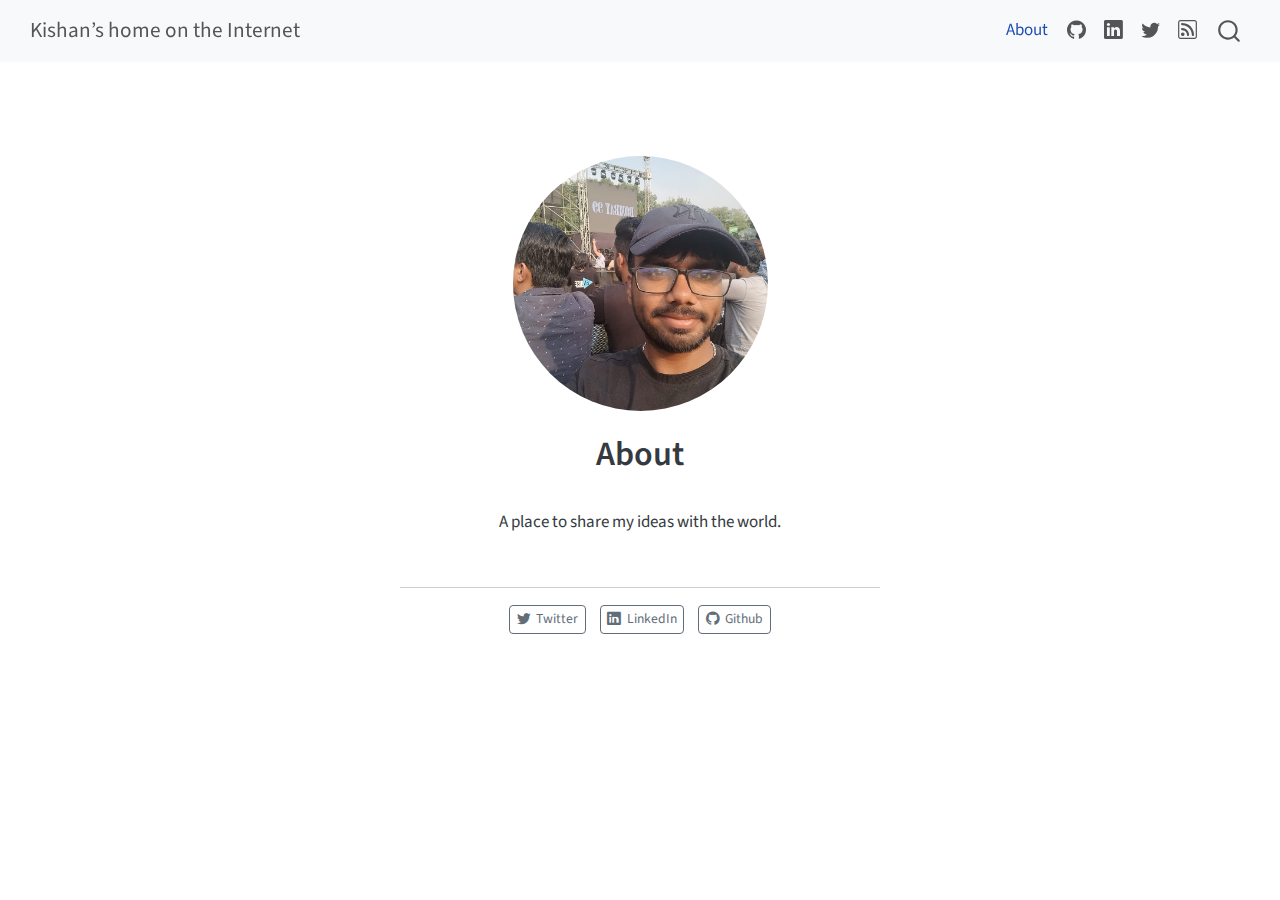
<file: docs/about.html>
<!DOCTYPE html>
<html xmlns="http://www.w3.org/1999/xhtml" lang="en" xml:lang="en"><head>

<meta charset="utf-8">
<meta name="generator" content="quarto-1.4.553">

<meta name="viewport" content="width=device-width, initial-scale=1.0, user-scalable=yes">


<title>Kishan’s home on the Internet - About</title>
<style>
code{white-space: pre-wrap;}
span.smallcaps{font-variant: small-caps;}
div.columns{display: flex; gap: min(4vw, 1.5em);}
div.column{flex: auto; overflow-x: auto;}
div.hanging-indent{margin-left: 1.5em; text-indent: -1.5em;}
ul.task-list{list-style: none;}
ul.task-list li input[type="checkbox"] {
  width: 0.8em;
  margin: 0 0.8em 0.2em -1em; /* quarto-specific, see https://github.com/quarto-dev/quarto-cli/issues/4556 */ 
  vertical-align: middle;
}
</style>


<script src="site_libs/quarto-nav/quarto-nav.js"></script>
<script src="site_libs/quarto-nav/headroom.min.js"></script>
<script src="site_libs/clipboard/clipboard.min.js"></script>
<script src="site_libs/quarto-search/autocomplete.umd.js"></script>
<script src="site_libs/quarto-search/fuse.min.js"></script>
<script src="site_libs/quarto-search/quarto-search.js"></script>
<meta name="quarto:offset" content="./">
<script src="site_libs/quarto-html/quarto.js"></script>
<script src="site_libs/quarto-html/popper.min.js"></script>
<script src="site_libs/quarto-html/tippy.umd.min.js"></script>
<link href="site_libs/quarto-html/tippy.css" rel="stylesheet">
<link href="site_libs/quarto-html/quarto-syntax-highlighting.css" rel="stylesheet" id="quarto-text-highlighting-styles">
<script src="site_libs/bootstrap/bootstrap.min.js"></script>
<link href="site_libs/bootstrap/bootstrap-icons.css" rel="stylesheet">
<link href="site_libs/bootstrap/bootstrap.min.css" rel="stylesheet" id="quarto-bootstrap" data-mode="light">
<script id="quarto-search-options" type="application/json">{
  "location": "navbar",
  "copy-button": false,
  "collapse-after": 3,
  "panel-placement": "end",
  "type": "overlay",
  "limit": 50,
  "keyboard-shortcut": [
    "f",
    "/",
    "s"
  ],
  "show-item-context": false,
  "language": {
    "search-no-results-text": "No results",
    "search-matching-documents-text": "matching documents",
    "search-copy-link-title": "Copy link to search",
    "search-hide-matches-text": "Hide additional matches",
    "search-more-match-text": "more match in this document",
    "search-more-matches-text": "more matches in this document",
    "search-clear-button-title": "Clear",
    "search-text-placeholder": "",
    "search-detached-cancel-button-title": "Cancel",
    "search-submit-button-title": "Submit",
    "search-label": "Search"
  }
}</script>


<link rel="stylesheet" href="styles.css">
</head>

<body class="nav-fixed fullcontent">

<div id="quarto-search-results"></div>
  <header id="quarto-header" class="headroom fixed-top">
    <nav class="navbar navbar-expand-lg " data-bs-theme="dark">
      <div class="navbar-container container-fluid">
      <div class="navbar-brand-container mx-auto">
    <a class="navbar-brand" href="./index.html">
    <span class="navbar-title">Kishan’s home on the Internet</span>
    </a>
  </div>
            <div id="quarto-search" class="" title="Search"></div>
          <button class="navbar-toggler" type="button" data-bs-toggle="collapse" data-bs-target="#navbarCollapse" aria-controls="navbarCollapse" aria-expanded="false" aria-label="Toggle navigation" onclick="if (window.quartoToggleHeadroom) { window.quartoToggleHeadroom(); }">
  <span class="navbar-toggler-icon"></span>
</button>
          <div class="collapse navbar-collapse" id="navbarCollapse">
            <ul class="navbar-nav navbar-nav-scroll ms-auto">
  <li class="nav-item">
    <a class="nav-link active" href="./about.html" aria-current="page"> 
<span class="menu-text">About</span></a>
  </li>  
  <li class="nav-item compact">
    <a class="nav-link" href="https://github.com/KishanPipariya"> <i class="bi bi-github" role="img">
</i> 
<span class="menu-text"></span></a>
  </li>  
  <li class="nav-item compact">
    <a class="nav-link" href="https://www.linkedin.com/in/kishan-pipariya/"> <i class="bi bi-linkedin" role="img">
</i> 
<span class="menu-text"></span></a>
  </li>  
  <li class="nav-item compact">
    <a class="nav-link" href="https://twitter.com/intelkishan"> <i class="bi bi-twitter" role="img">
</i> 
<span class="menu-text"></span></a>
  </li>  
  <li class="nav-item compact">
    <a class="nav-link" href="./index.xml"> <i class="bi bi-rss" role="img">
</i> 
<span class="menu-text"></span></a>
  </li>  
</ul>
          </div> <!-- /navcollapse -->
          <div class="quarto-navbar-tools">
</div>
      </div> <!-- /container-fluid -->
    </nav>
</header>
<!-- content -->
<div id="quarto-content" class="quarto-container page-columns page-rows-contents page-layout-article page-navbar">
<!-- sidebar -->
<!-- margin-sidebar -->
    
<!-- main -->
<div class="quarto-about-jolla content">
  <img src="profile.jpg" class="about-image
  round " style="height: 15em; width: 15em;">
 <header id="title-block-header" class="quarto-title-block default">
<div class="quarto-title">
<h1 class="title">About</h1>
</div>
<div class="quarto-title-meta">
  </div>
</header><main class="content" id="quarto-document-content">
<p>A place to share my ideas with the world.</p>


</main> 
  <hr class="about-sep">
   <div class="about-links">
  <a href="https://twitter.com/intelkishan" class="about-link" rel="" target="">
    <i class="bi bi-twitter"></i>
     <span class="about-link-text">Twitter</span>
  </a>
  <a href="https://www.linkedin.com/in/kishan-pipariya/" class="about-link" rel="" target="">
    <i class="bi bi-linkedin"></i>
     <span class="about-link-text">LinkedIn</span>
  </a>
  <a href="https://github.com/KishanPipariya" class="about-link" rel="" target="">
    <i class="bi bi-github"></i>
     <span class="about-link-text">Github</span>
  </a>
</div>
</div>
 <!-- /main -->
<script id="quarto-html-after-body" type="application/javascript">
window.document.addEventListener("DOMContentLoaded", function (event) {
  const toggleBodyColorMode = (bsSheetEl) => {
    const mode = bsSheetEl.getAttribute("data-mode");
    const bodyEl = window.document.querySelector("body");
    if (mode === "dark") {
      bodyEl.classList.add("quarto-dark");
      bodyEl.classList.remove("quarto-light");
    } else {
      bodyEl.classList.add("quarto-light");
      bodyEl.classList.remove("quarto-dark");
    }
  }
  const toggleBodyColorPrimary = () => {
    const bsSheetEl = window.document.querySelector("link#quarto-bootstrap");
    if (bsSheetEl) {
      toggleBodyColorMode(bsSheetEl);
    }
  }
  toggleBodyColorPrimary();  
  const isCodeAnnotation = (el) => {
    for (const clz of el.classList) {
      if (clz.startsWith('code-annotation-')) {                     
        return true;
      }
    }
    return false;
  }
  const clipboard = new window.ClipboardJS('.code-copy-button', {
    text: function(trigger) {
      const codeEl = trigger.previousElementSibling.cloneNode(true);
      for (const childEl of codeEl.children) {
        if (isCodeAnnotation(childEl)) {
          childEl.remove();
        }
      }
      return codeEl.innerText;
    }
  });
  clipboard.on('success', function(e) {
    // button target
    const button = e.trigger;
    // don't keep focus
    button.blur();
    // flash "checked"
    button.classList.add('code-copy-button-checked');
    var currentTitle = button.getAttribute("title");
    button.setAttribute("title", "Copied!");
    let tooltip;
    if (window.bootstrap) {
      button.setAttribute("data-bs-toggle", "tooltip");
      button.setAttribute("data-bs-placement", "left");
      button.setAttribute("data-bs-title", "Copied!");
      tooltip = new bootstrap.Tooltip(button, 
        { trigger: "manual", 
          customClass: "code-copy-button-tooltip",
          offset: [0, -8]});
      tooltip.show();    
    }
    setTimeout(function() {
      if (tooltip) {
        tooltip.hide();
        button.removeAttribute("data-bs-title");
        button.removeAttribute("data-bs-toggle");
        button.removeAttribute("data-bs-placement");
      }
      button.setAttribute("title", currentTitle);
      button.classList.remove('code-copy-button-checked');
    }, 1000);
    // clear code selection
    e.clearSelection();
  });
    var localhostRegex = new RegExp(/^(?:http|https):\/\/localhost\:?[0-9]*\//);
    var mailtoRegex = new RegExp(/^mailto:/);
      var filterRegex = new RegExp("https:\/\/kishanpipariya\.github\.io\/");
    var isInternal = (href) => {
        return filterRegex.test(href) || localhostRegex.test(href) || mailtoRegex.test(href);
    }
    // Inspect non-navigation links and adorn them if external
 	var links = window.document.querySelectorAll('a[href]:not(.nav-link):not(.navbar-brand):not(.toc-action):not(.sidebar-link):not(.sidebar-item-toggle):not(.pagination-link):not(.no-external):not([aria-hidden]):not(.dropdown-item):not(.quarto-navigation-tool)');
    for (var i=0; i<links.length; i++) {
      const link = links[i];
      if (!isInternal(link.href)) {
        // undo the damage that might have been done by quarto-nav.js in the case of
        // links that we want to consider external
        if (link.dataset.originalHref !== undefined) {
          link.href = link.dataset.originalHref;
        }
      }
    }
  function tippyHover(el, contentFn, onTriggerFn, onUntriggerFn) {
    const config = {
      allowHTML: true,
      maxWidth: 500,
      delay: 100,
      arrow: false,
      appendTo: function(el) {
          return el.parentElement;
      },
      interactive: true,
      interactiveBorder: 10,
      theme: 'quarto',
      placement: 'bottom-start',
    };
    if (contentFn) {
      config.content = contentFn;
    }
    if (onTriggerFn) {
      config.onTrigger = onTriggerFn;
    }
    if (onUntriggerFn) {
      config.onUntrigger = onUntriggerFn;
    }
    window.tippy(el, config); 
  }
  const noterefs = window.document.querySelectorAll('a[role="doc-noteref"]');
  for (var i=0; i<noterefs.length; i++) {
    const ref = noterefs[i];
    tippyHover(ref, function() {
      // use id or data attribute instead here
      let href = ref.getAttribute('data-footnote-href') || ref.getAttribute('href');
      try { href = new URL(href).hash; } catch {}
      const id = href.replace(/^#\/?/, "");
      const note = window.document.getElementById(id);
      if (note) {
        return note.innerHTML;
      } else {
        return "";
      }
    });
  }
  const xrefs = window.document.querySelectorAll('a.quarto-xref');
  const processXRef = (id, note) => {
    // Strip column container classes
    const stripColumnClz = (el) => {
      el.classList.remove("page-full", "page-columns");
      if (el.children) {
        for (const child of el.children) {
          stripColumnClz(child);
        }
      }
    }
    stripColumnClz(note)
    if (id === null || id.startsWith('sec-')) {
      // Special case sections, only their first couple elements
      const container = document.createElement("div");
      if (note.children && note.children.length > 2) {
        container.appendChild(note.children[0].cloneNode(true));
        for (let i = 1; i < note.children.length; i++) {
          const child = note.children[i];
          if (child.tagName === "P" && child.innerText === "") {
            continue;
          } else {
            container.appendChild(child.cloneNode(true));
            break;
          }
        }
        if (window.Quarto?.typesetMath) {
          window.Quarto.typesetMath(container);
        }
        return container.innerHTML
      } else {
        if (window.Quarto?.typesetMath) {
          window.Quarto.typesetMath(note);
        }
        return note.innerHTML;
      }
    } else {
      // Remove any anchor links if they are present
      const anchorLink = note.querySelector('a.anchorjs-link');
      if (anchorLink) {
        anchorLink.remove();
      }
      if (window.Quarto?.typesetMath) {
        window.Quarto.typesetMath(note);
      }
      // TODO in 1.5, we should make sure this works without a callout special case
      if (note.classList.contains("callout")) {
        return note.outerHTML;
      } else {
        return note.innerHTML;
      }
    }
  }
  for (var i=0; i<xrefs.length; i++) {
    const xref = xrefs[i];
    tippyHover(xref, undefined, function(instance) {
      instance.disable();
      let url = xref.getAttribute('href');
      let hash = undefined; 
      if (url.startsWith('#')) {
        hash = url;
      } else {
        try { hash = new URL(url).hash; } catch {}
      }
      if (hash) {
        const id = hash.replace(/^#\/?/, "");
        const note = window.document.getElementById(id);
        if (note !== null) {
          try {
            const html = processXRef(id, note.cloneNode(true));
            instance.setContent(html);
          } finally {
            instance.enable();
            instance.show();
          }
        } else {
          // See if we can fetch this
          fetch(url.split('#')[0])
          .then(res => res.text())
          .then(html => {
            const parser = new DOMParser();
            const htmlDoc = parser.parseFromString(html, "text/html");
            const note = htmlDoc.getElementById(id);
            if (note !== null) {
              const html = processXRef(id, note);
              instance.setContent(html);
            } 
          }).finally(() => {
            instance.enable();
            instance.show();
          });
        }
      } else {
        // See if we can fetch a full url (with no hash to target)
        // This is a special case and we should probably do some content thinning / targeting
        fetch(url)
        .then(res => res.text())
        .then(html => {
          const parser = new DOMParser();
          const htmlDoc = parser.parseFromString(html, "text/html");
          const note = htmlDoc.querySelector('main.content');
          if (note !== null) {
            // This should only happen for chapter cross references
            // (since there is no id in the URL)
            // remove the first header
            if (note.children.length > 0 && note.children[0].tagName === "HEADER") {
              note.children[0].remove();
            }
            const html = processXRef(null, note);
            instance.setContent(html);
          } 
        }).finally(() => {
          instance.enable();
          instance.show();
        });
      }
    }, function(instance) {
    });
  }
      let selectedAnnoteEl;
      const selectorForAnnotation = ( cell, annotation) => {
        let cellAttr = 'data-code-cell="' + cell + '"';
        let lineAttr = 'data-code-annotation="' +  annotation + '"';
        const selector = 'span[' + cellAttr + '][' + lineAttr + ']';
        return selector;
      }
      const selectCodeLines = (annoteEl) => {
        const doc = window.document;
        const targetCell = annoteEl.getAttribute("data-target-cell");
        const targetAnnotation = annoteEl.getAttribute("data-target-annotation");
        const annoteSpan = window.document.querySelector(selectorForAnnotation(targetCell, targetAnnotation));
        const lines = annoteSpan.getAttribute("data-code-lines").split(",");
        const lineIds = lines.map((line) => {
          return targetCell + "-" + line;
        })
        let top = null;
        let height = null;
        let parent = null;
        if (lineIds.length > 0) {
            //compute the position of the single el (top and bottom and make a div)
            const el = window.document.getElementById(lineIds[0]);
            top = el.offsetTop;
            height = el.offsetHeight;
            parent = el.parentElement.parentElement;
          if (lineIds.length > 1) {
            const lastEl = window.document.getElementById(lineIds[lineIds.length - 1]);
            const bottom = lastEl.offsetTop + lastEl.offsetHeight;
            height = bottom - top;
          }
          if (top !== null && height !== null && parent !== null) {
            // cook up a div (if necessary) and position it 
            let div = window.document.getElementById("code-annotation-line-highlight");
            if (div === null) {
              div = window.document.createElement("div");
              div.setAttribute("id", "code-annotation-line-highlight");
              div.style.position = 'absolute';
              parent.appendChild(div);
            }
            div.style.top = top - 2 + "px";
            div.style.height = height + 4 + "px";
            div.style.left = 0;
            let gutterDiv = window.document.getElementById("code-annotation-line-highlight-gutter");
            if (gutterDiv === null) {
              gutterDiv = window.document.createElement("div");
              gutterDiv.setAttribute("id", "code-annotation-line-highlight-gutter");
              gutterDiv.style.position = 'absolute';
              const codeCell = window.document.getElementById(targetCell);
              const gutter = codeCell.querySelector('.code-annotation-gutter');
              gutter.appendChild(gutterDiv);
            }
            gutterDiv.style.top = top - 2 + "px";
            gutterDiv.style.height = height + 4 + "px";
          }
          selectedAnnoteEl = annoteEl;
        }
      };
      const unselectCodeLines = () => {
        const elementsIds = ["code-annotation-line-highlight", "code-annotation-line-highlight-gutter"];
        elementsIds.forEach((elId) => {
          const div = window.document.getElementById(elId);
          if (div) {
            div.remove();
          }
        });
        selectedAnnoteEl = undefined;
      };
        // Handle positioning of the toggle
    window.addEventListener(
      "resize",
      throttle(() => {
        elRect = undefined;
        if (selectedAnnoteEl) {
          selectCodeLines(selectedAnnoteEl);
        }
      }, 10)
    );
    function throttle(fn, ms) {
    let throttle = false;
    let timer;
      return (...args) => {
        if(!throttle) { // first call gets through
            fn.apply(this, args);
            throttle = true;
        } else { // all the others get throttled
            if(timer) clearTimeout(timer); // cancel #2
            timer = setTimeout(() => {
              fn.apply(this, args);
              timer = throttle = false;
            }, ms);
        }
      };
    }
      // Attach click handler to the DT
      const annoteDls = window.document.querySelectorAll('dt[data-target-cell]');
      for (const annoteDlNode of annoteDls) {
        annoteDlNode.addEventListener('click', (event) => {
          const clickedEl = event.target;
          if (clickedEl !== selectedAnnoteEl) {
            unselectCodeLines();
            const activeEl = window.document.querySelector('dt[data-target-cell].code-annotation-active');
            if (activeEl) {
              activeEl.classList.remove('code-annotation-active');
            }
            selectCodeLines(clickedEl);
            clickedEl.classList.add('code-annotation-active');
          } else {
            // Unselect the line
            unselectCodeLines();
            clickedEl.classList.remove('code-annotation-active');
          }
        });
      }
  const findCites = (el) => {
    const parentEl = el.parentElement;
    if (parentEl) {
      const cites = parentEl.dataset.cites;
      if (cites) {
        return {
          el,
          cites: cites.split(' ')
        };
      } else {
        return findCites(el.parentElement)
      }
    } else {
      return undefined;
    }
  };
  var bibliorefs = window.document.querySelectorAll('a[role="doc-biblioref"]');
  for (var i=0; i<bibliorefs.length; i++) {
    const ref = bibliorefs[i];
    const citeInfo = findCites(ref);
    if (citeInfo) {
      tippyHover(citeInfo.el, function() {
        var popup = window.document.createElement('div');
        citeInfo.cites.forEach(function(cite) {
          var citeDiv = window.document.createElement('div');
          citeDiv.classList.add('hanging-indent');
          citeDiv.classList.add('csl-entry');
          var biblioDiv = window.document.getElementById('ref-' + cite);
          if (biblioDiv) {
            citeDiv.innerHTML = biblioDiv.innerHTML;
          }
          popup.appendChild(citeDiv);
        });
        return popup.innerHTML;
      });
    }
  }
});
</script>
</div> <!-- /content -->




</body></html>
</file>
<file: site_libs/quarto-html/tippy.css>
.tippy-box[data-animation=fade][data-state=hidden]{opacity:0}[data-tippy-root]{max-width:calc(100vw - 10px)}.tippy-box{position:relative;background-color:#333;color:#fff;border-radius:4px;font-size:14px;line-height:1.4;white-space:normal;outline:0;transition-property:transform,visibility,opacity}.tippy-box[data-placement^=top]>.tippy-arrow{bottom:0}.tippy-box[data-placement^=top]>.tippy-arrow:before{bottom:-7px;left:0;border-width:8px 8px 0;border-top-color:initial;transform-origin:center top}.tippy-box[data-placement^=bottom]>.tippy-arrow{top:0}.tippy-box[data-placement^=bottom]>.tippy-arrow:before{top:-7px;left:0;border-width:0 8px 8px;border-bottom-color:initial;transform-origin:center bottom}.tippy-box[data-placement^=left]>.tippy-arrow{right:0}.tippy-box[data-placement^=left]>.tippy-arrow:before{border-width:8px 0 8px 8px;border-left-color:initial;right:-7px;transform-origin:center left}.tippy-box[data-placement^=right]>.tippy-arrow{left:0}.tippy-box[data-placement^=right]>.tippy-arrow:before{left:-7px;border-width:8px 8px 8px 0;border-right-color:initial;transform-origin:center right}.tippy-box[data-inertia][data-state=visible]{transition-timing-function:cubic-bezier(.54,1.5,.38,1.11)}.tippy-arrow{width:16px;height:16px;color:#333}.tippy-arrow:before{content:"";position:absolute;border-color:transparent;border-style:solid}.tippy-content{position:relative;padding:5px 9px;z-index:1}
</file>
<file: site_libs/quarto-html/quarto-syntax-highlighting.css>
/* quarto syntax highlight colors */
:root {
  --quarto-hl-ot-color: #003B4F;
  --quarto-hl-at-color: #657422;
  --quarto-hl-ss-color: #20794D;
  --quarto-hl-an-color: #5E5E5E;
  --quarto-hl-fu-color: #4758AB;
  --quarto-hl-st-color: #20794D;
  --quarto-hl-cf-color: #003B4F;
  --quarto-hl-op-color: #5E5E5E;
  --quarto-hl-er-color: #AD0000;
  --quarto-hl-bn-color: #AD0000;
  --quarto-hl-al-color: #AD0000;
  --quarto-hl-va-color: #111111;
  --quarto-hl-bu-color: inherit;
  --quarto-hl-ex-color: inherit;
  --quarto-hl-pp-color: #AD0000;
  --quarto-hl-in-color: #5E5E5E;
  --quarto-hl-vs-color: #20794D;
  --quarto-hl-wa-color: #5E5E5E;
  --quarto-hl-do-color: #5E5E5E;
  --quarto-hl-im-color: #00769E;
  --quarto-hl-ch-color: #20794D;
  --quarto-hl-dt-color: #AD0000;
  --quarto-hl-fl-color: #AD0000;
  --quarto-hl-co-color: #5E5E5E;
  --quarto-hl-cv-color: #5E5E5E;
  --quarto-hl-cn-color: #8f5902;
  --quarto-hl-sc-color: #5E5E5E;
  --quarto-hl-dv-color: #AD0000;
  --quarto-hl-kw-color: #003B4F;
}

/* other quarto variables */
:root {
  --quarto-font-monospace: SFMono-Regular, Menlo, Monaco, Consolas, "Liberation Mono", "Courier New", monospace;
}

pre > code.sourceCode > span {
  color: #003B4F;
}

code span {
  color: #003B4F;
}

code.sourceCode > span {
  color: #003B4F;
}

div.sourceCode,
div.sourceCode pre.sourceCode {
  color: #003B4F;
}

code span.ot {
  color: #003B4F;
  font-style: inherit;
}

code span.at {
  color: #657422;
  font-style: inherit;
}

code span.ss {
  color: #20794D;
  font-style: inherit;
}

code span.an {
  color: #5E5E5E;
  font-style: inherit;
}

code span.fu {
  color: #4758AB;
  font-style: inherit;
}

code span.st {
  color: #20794D;
  font-style: inherit;
}

code span.cf {
  color: #003B4F;
  font-style: inherit;
}

code span.op {
  color: #5E5E5E;
  font-style: inherit;
}

code span.er {
  color: #AD0000;
  font-style: inherit;
}

code span.bn {
  color: #AD0000;
  font-style: inherit;
}

code span.al {
  color: #AD0000;
  font-style: inherit;
}

code span.va {
  color: #111111;
  font-style: inherit;
}

code span.bu {
  font-style: inherit;
}

code span.ex {
  font-style: inherit;
}

code span.pp {
  color: #AD0000;
  font-style: inherit;
}

code span.in {
  color: #5E5E5E;
  font-style: inherit;
}

code span.vs {
  color: #20794D;
  font-style: inherit;
}

code span.wa {
  color: #5E5E5E;
  font-style: italic;
}

code span.do {
  color: #5E5E5E;
  font-style: italic;
}

code span.im {
  color: #00769E;
  font-style: inherit;
}

code span.ch {
  color: #20794D;
  font-style: inherit;
}

code span.dt {
  color: #AD0000;
  font-style: inherit;
}

code span.fl {
  color: #AD0000;
  font-style: inherit;
}

code span.co {
  color: #5E5E5E;
  font-style: inherit;
}

code span.cv {
  color: #5E5E5E;
  font-style: italic;
}

code span.cn {
  color: #8f5902;
  font-style: inherit;
}

code span.sc {
  color: #5E5E5E;
  font-style: inherit;
}

code span.dv {
  color: #AD0000;
  font-style: inherit;
}

code span.kw {
  color: #003B4F;
  font-style: inherit;
}

.prevent-inlining {
  content: "</";
}

/*# sourceMappingURL=debc5d5d77c3f9108843748ff7464032.css.map */
</file>
<file: styles.css>
/* css styles */
</file>
<file: home_on_the_web/_site/site_libs/quarto-html/tippy.css>
.tippy-box[data-animation=fade][data-state=hidden]{opacity:0}[data-tippy-root]{max-width:calc(100vw - 10px)}.tippy-box{position:relative;background-color:#333;color:#fff;border-radius:4px;font-size:14px;line-height:1.4;white-space:normal;outline:0;transition-property:transform,visibility,opacity}.tippy-box[data-placement^=top]>.tippy-arrow{bottom:0}.tippy-box[data-placement^=top]>.tippy-arrow:before{bottom:-7px;left:0;border-width:8px 8px 0;border-top-color:initial;transform-origin:center top}.tippy-box[data-placement^=bottom]>.tippy-arrow{top:0}.tippy-box[data-placement^=bottom]>.tippy-arrow:before{top:-7px;left:0;border-width:0 8px 8px;border-bottom-color:initial;transform-origin:center bottom}.tippy-box[data-placement^=left]>.tippy-arrow{right:0}.tippy-box[data-placement^=left]>.tippy-arrow:before{border-width:8px 0 8px 8px;border-left-color:initial;right:-7px;transform-origin:center left}.tippy-box[data-placement^=right]>.tippy-arrow{left:0}.tippy-box[data-placement^=right]>.tippy-arrow:before{left:-7px;border-width:8px 8px 8px 0;border-right-color:initial;transform-origin:center right}.tippy-box[data-inertia][data-state=visible]{transition-timing-function:cubic-bezier(.54,1.5,.38,1.11)}.tippy-arrow{width:16px;height:16px;color:#333}.tippy-arrow:before{content:"";position:absolute;border-color:transparent;border-style:solid}.tippy-content{position:relative;padding:5px 9px;z-index:1}
</file>
<file: home_on_the_web/_site/site_libs/quarto-html/quarto-syntax-highlighting.css>
/* quarto syntax highlight colors */
:root {
  --quarto-hl-ot-color: #003B4F;
  --quarto-hl-at-color: #657422;
  --quarto-hl-ss-color: #20794D;
  --quarto-hl-an-color: #5E5E5E;
  --quarto-hl-fu-color: #4758AB;
  --quarto-hl-st-color: #20794D;
  --quarto-hl-cf-color: #003B4F;
  --quarto-hl-op-color: #5E5E5E;
  --quarto-hl-er-color: #AD0000;
  --quarto-hl-bn-color: #AD0000;
  --quarto-hl-al-color: #AD0000;
  --quarto-hl-va-color: #111111;
  --quarto-hl-bu-color: inherit;
  --quarto-hl-ex-color: inherit;
  --quarto-hl-pp-color: #AD0000;
  --quarto-hl-in-color: #5E5E5E;
  --quarto-hl-vs-color: #20794D;
  --quarto-hl-wa-color: #5E5E5E;
  --quarto-hl-do-color: #5E5E5E;
  --quarto-hl-im-color: #00769E;
  --quarto-hl-ch-color: #20794D;
  --quarto-hl-dt-color: #AD0000;
  --quarto-hl-fl-color: #AD0000;
  --quarto-hl-co-color: #5E5E5E;
  --quarto-hl-cv-color: #5E5E5E;
  --quarto-hl-cn-color: #8f5902;
  --quarto-hl-sc-color: #5E5E5E;
  --quarto-hl-dv-color: #AD0000;
  --quarto-hl-kw-color: #003B4F;
}

/* other quarto variables */
:root {
  --quarto-font-monospace: SFMono-Regular, Menlo, Monaco, Consolas, "Liberation Mono", "Courier New", monospace;
}

pre > code.sourceCode > span {
  color: #003B4F;
}

code span {
  color: #003B4F;
}

code.sourceCode > span {
  color: #003B4F;
}

div.sourceCode,
div.sourceCode pre.sourceCode {
  color: #003B4F;
}

code span.ot {
  color: #003B4F;
  font-style: inherit;
}

code span.at {
  color: #657422;
  font-style: inherit;
}

code span.ss {
  color: #20794D;
  font-style: inherit;
}

code span.an {
  color: #5E5E5E;
  font-style: inherit;
}

code span.fu {
  color: #4758AB;
  font-style: inherit;
}

code span.st {
  color: #20794D;
  font-style: inherit;
}

code span.cf {
  color: #003B4F;
  font-style: inherit;
}

code span.op {
  color: #5E5E5E;
  font-style: inherit;
}

code span.er {
  color: #AD0000;
  font-style: inherit;
}

code span.bn {
  color: #AD0000;
  font-style: inherit;
}

code span.al {
  color: #AD0000;
  font-style: inherit;
}

code span.va {
  color: #111111;
  font-style: inherit;
}

code span.bu {
  font-style: inherit;
}

code span.ex {
  font-style: inherit;
}

code span.pp {
  color: #AD0000;
  font-style: inherit;
}

code span.in {
  color: #5E5E5E;
  font-style: inherit;
}

code span.vs {
  color: #20794D;
  font-style: inherit;
}

code span.wa {
  color: #5E5E5E;
  font-style: italic;
}

code span.do {
  color: #5E5E5E;
  font-style: italic;
}

code span.im {
  color: #00769E;
  font-style: inherit;
}

code span.ch {
  color: #20794D;
  font-style: inherit;
}

code span.dt {
  color: #AD0000;
  font-style: inherit;
}

code span.fl {
  color: #AD0000;
  font-style: inherit;
}

code span.co {
  color: #5E5E5E;
  font-style: inherit;
}

code span.cv {
  color: #5E5E5E;
  font-style: italic;
}

code span.cn {
  color: #8f5902;
  font-style: inherit;
}

code span.sc {
  color: #5E5E5E;
  font-style: inherit;
}

code span.dv {
  color: #AD0000;
  font-style: inherit;
}

code span.kw {
  color: #003B4F;
  font-style: inherit;
}

.prevent-inlining {
  content: "</";
}

/*# sourceMappingURL=debc5d5d77c3f9108843748ff7464032.css.map */
</file>
<file: home_on_the_web/_site/styles.css>
/* css styles */
</file>
<file: docs/site_libs/quarto-html/tippy.css>
.tippy-box[data-animation=fade][data-state=hidden]{opacity:0}[data-tippy-root]{max-width:calc(100vw - 10px)}.tippy-box{position:relative;background-color:#333;color:#fff;border-radius:4px;font-size:14px;line-height:1.4;white-space:normal;outline:0;transition-property:transform,visibility,opacity}.tippy-box[data-placement^=top]>.tippy-arrow{bottom:0}.tippy-box[data-placement^=top]>.tippy-arrow:before{bottom:-7px;left:0;border-width:8px 8px 0;border-top-color:initial;transform-origin:center top}.tippy-box[data-placement^=bottom]>.tippy-arrow{top:0}.tippy-box[data-placement^=bottom]>.tippy-arrow:before{top:-7px;left:0;border-width:0 8px 8px;border-bottom-color:initial;transform-origin:center bottom}.tippy-box[data-placement^=left]>.tippy-arrow{right:0}.tippy-box[data-placement^=left]>.tippy-arrow:before{border-width:8px 0 8px 8px;border-left-color:initial;right:-7px;transform-origin:center left}.tippy-box[data-placement^=right]>.tippy-arrow{left:0}.tippy-box[data-placement^=right]>.tippy-arrow:before{left:-7px;border-width:8px 8px 8px 0;border-right-color:initial;transform-origin:center right}.tippy-box[data-inertia][data-state=visible]{transition-timing-function:cubic-bezier(.54,1.5,.38,1.11)}.tippy-arrow{width:16px;height:16px;color:#333}.tippy-arrow:before{content:"";position:absolute;border-color:transparent;border-style:solid}.tippy-content{position:relative;padding:5px 9px;z-index:1}
</file>
<file: docs/site_libs/quarto-html/quarto-syntax-highlighting.css>
/* quarto syntax highlight colors */
:root {
  --quarto-hl-ot-color: #003B4F;
  --quarto-hl-at-color: #657422;
  --quarto-hl-ss-color: #20794D;
  --quarto-hl-an-color: #5E5E5E;
  --quarto-hl-fu-color: #4758AB;
  --quarto-hl-st-color: #20794D;
  --quarto-hl-cf-color: #003B4F;
  --quarto-hl-op-color: #5E5E5E;
  --quarto-hl-er-color: #AD0000;
  --quarto-hl-bn-color: #AD0000;
  --quarto-hl-al-color: #AD0000;
  --quarto-hl-va-color: #111111;
  --quarto-hl-bu-color: inherit;
  --quarto-hl-ex-color: inherit;
  --quarto-hl-pp-color: #AD0000;
  --quarto-hl-in-color: #5E5E5E;
  --quarto-hl-vs-color: #20794D;
  --quarto-hl-wa-color: #5E5E5E;
  --quarto-hl-do-color: #5E5E5E;
  --quarto-hl-im-color: #00769E;
  --quarto-hl-ch-color: #20794D;
  --quarto-hl-dt-color: #AD0000;
  --quarto-hl-fl-color: #AD0000;
  --quarto-hl-co-color: #5E5E5E;
  --quarto-hl-cv-color: #5E5E5E;
  --quarto-hl-cn-color: #8f5902;
  --quarto-hl-sc-color: #5E5E5E;
  --quarto-hl-dv-color: #AD0000;
  --quarto-hl-kw-color: #003B4F;
}

/* other quarto variables */
:root {
  --quarto-font-monospace: SFMono-Regular, Menlo, Monaco, Consolas, "Liberation Mono", "Courier New", monospace;
}

pre > code.sourceCode > span {
  color: #003B4F;
}

code span {
  color: #003B4F;
}

code.sourceCode > span {
  color: #003B4F;
}

div.sourceCode,
div.sourceCode pre.sourceCode {
  color: #003B4F;
}

code span.ot {
  color: #003B4F;
  font-style: inherit;
}

code span.at {
  color: #657422;
  font-style: inherit;
}

code span.ss {
  color: #20794D;
  font-style: inherit;
}

code span.an {
  color: #5E5E5E;
  font-style: inherit;
}

code span.fu {
  color: #4758AB;
  font-style: inherit;
}

code span.st {
  color: #20794D;
  font-style: inherit;
}

code span.cf {
  color: #003B4F;
  font-style: inherit;
}

code span.op {
  color: #5E5E5E;
  font-style: inherit;
}

code span.er {
  color: #AD0000;
  font-style: inherit;
}

code span.bn {
  color: #AD0000;
  font-style: inherit;
}

code span.al {
  color: #AD0000;
  font-style: inherit;
}

code span.va {
  color: #111111;
  font-style: inherit;
}

code span.bu {
  font-style: inherit;
}

code span.ex {
  font-style: inherit;
}

code span.pp {
  color: #AD0000;
  font-style: inherit;
}

code span.in {
  color: #5E5E5E;
  font-style: inherit;
}

code span.vs {
  color: #20794D;
  font-style: inherit;
}

code span.wa {
  color: #5E5E5E;
  font-style: italic;
}

code span.do {
  color: #5E5E5E;
  font-style: italic;
}

code span.im {
  color: #00769E;
  font-style: inherit;
}

code span.ch {
  color: #20794D;
  font-style: inherit;
}

code span.dt {
  color: #AD0000;
  font-style: inherit;
}

code span.fl {
  color: #AD0000;
  font-style: inherit;
}

code span.co {
  color: #5E5E5E;
  font-style: inherit;
}

code span.cv {
  color: #5E5E5E;
  font-style: italic;
}

code span.cn {
  color: #8f5902;
  font-style: inherit;
}

code span.sc {
  color: #5E5E5E;
  font-style: inherit;
}

code span.dv {
  color: #AD0000;
  font-style: inherit;
}

code span.kw {
  color: #003B4F;
  font-style: inherit;
}

.prevent-inlining {
  content: "</";
}

/*# sourceMappingURL=debc5d5d77c3f9108843748ff7464032.css.map */
</file>
<file: docs/styles.css>
/* css styles */
</file>
